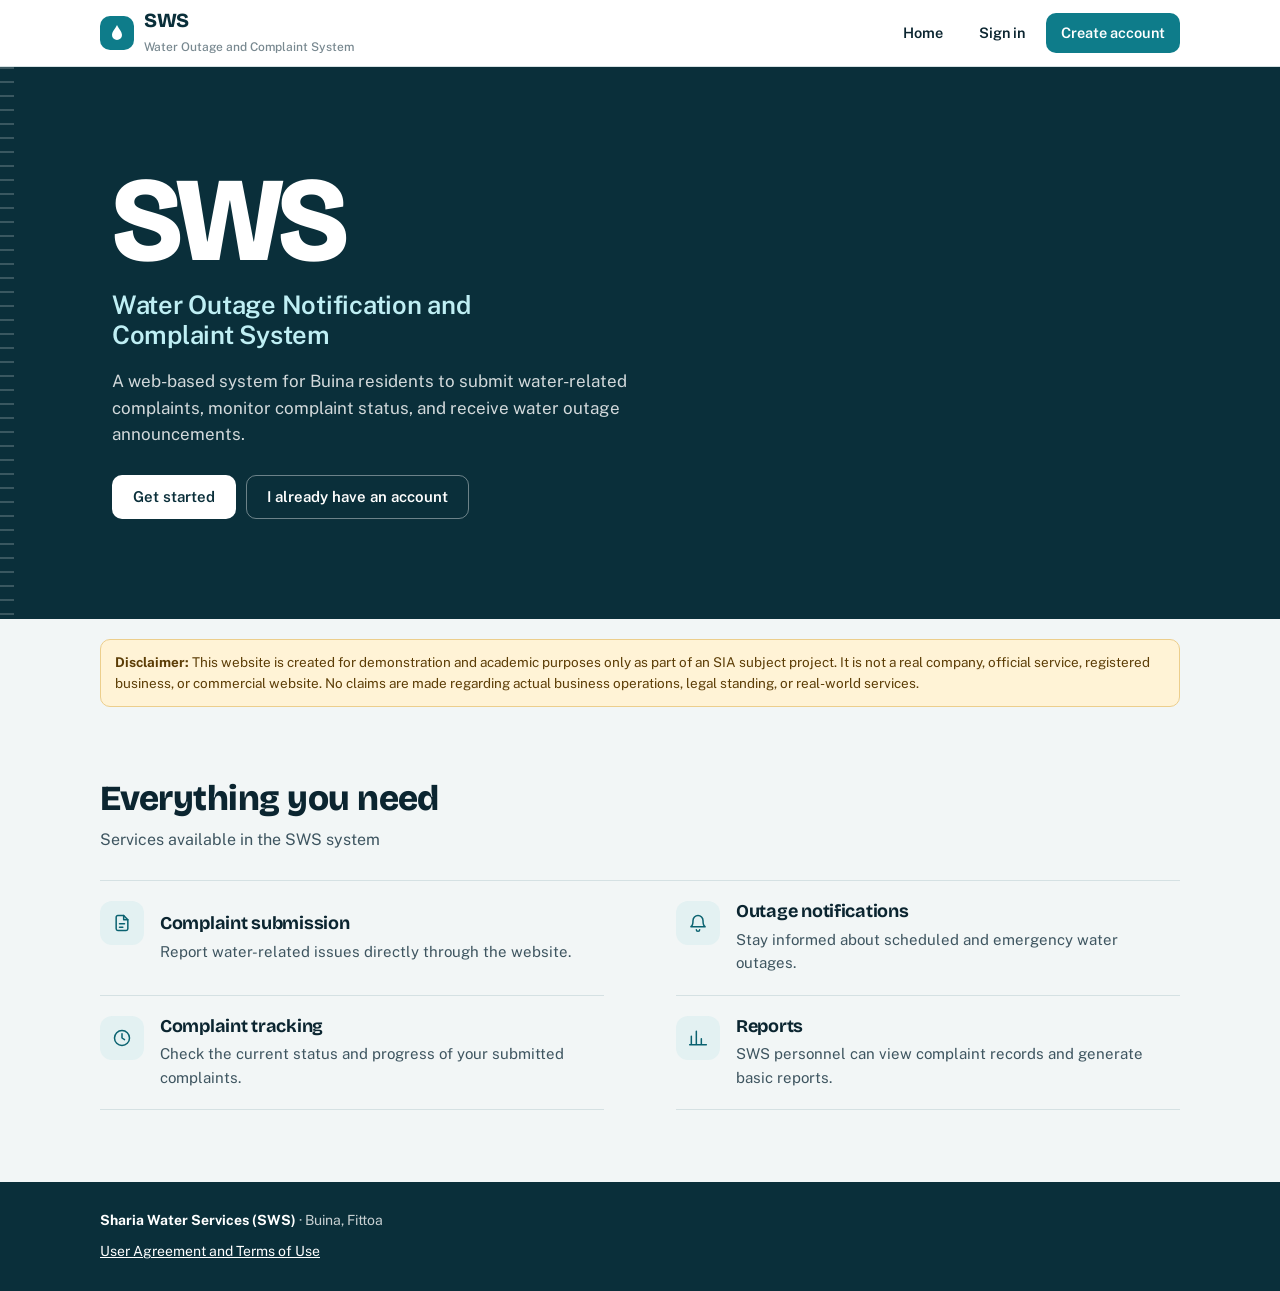
<file: index.html>
<!DOCTYPE html>
<html lang="en">
<head>
<meta charset="UTF-8">
<meta name="viewport" content="width=device-width, initial-scale=1.0">
<meta name="description" content="SWS — report water problems, track complaints, and read outage announcements for Buina, Fittoa.">
<meta name="theme-color" content="#0a2f3a">
<title>SWS — Water Outage and Complaint System</title>
<link rel="preconnect" href="https://fonts.googleapis.com">
<link rel="preconnect" href="https://fonts.gstatic.com" crossorigin>
<link href="https://fonts.googleapis.com/css2?family=Bricolage+Grotesque:opsz,wght@12..96,700;12..96,800&family=Public+Sans:wght@400;500;600;700&display=swap" rel="stylesheet">
<link rel="stylesheet" href="css/styles.css?v=2">
</head>
<body>

<header class="site-header">
    <div class="inner">
        <a class="brand" href="index.html" onclick="showPage('home');return false;" aria-label="SWS home">
            <span class="brand-mark"><svg width="20" height="20" viewBox="0 0 24 24" aria-hidden="true"><path d="M12 2.5c-1.2 3.4-6 7.6-6 12a6 6 0 0 0 12 0c0-4.4-4.8-8.6-6-12z"/></svg></span>
            <span><span class="brand-name">SWS</span><span class="brand-sub">Water Outage and Complaint System</span></span>
        </a>
        <nav id="publicNav" class="site-nav" aria-label="Public navigation">
            <button class="btn btn-text nav-text" onclick="showPage('home')">Home</button>
            <button class="btn btn-text" onclick="window.location.href='login.html'">Sign in</button>
            <button class="btn" onclick="window.location.href='register.html'">Create account</button>
        </nav>
        <nav id="privateNav" class="site-nav" style="display:none;" aria-label="User navigation">
            <span id="welcomeUser" class="welcome-user"></span>
            <button class="btn btn-text nav-text" onclick="showPage('dashboard')">Dashboard</button>
            <button class="btn btn-text nav-text" onclick="showPage('profile')">Profile</button>
            <button class="btn btn-ghost" onclick="confirmLogout()">Sign out</button>
        </nav>
    </div>
</header>

<section id="home" class="page active">
    <div class="hero">
        <div class="hero-inner">
            <div class="hero-content">
                <h2>SWS</h2>
                <h3>Water Outage Notification and Complaint System</h3>
                <p class="hero-lead">A web-based system for Buina residents to submit water-related complaints, monitor complaint status, and receive water outage announcements.</p>
                <div class="hero-actions">
                    <button class="btn btn-on-dark" onclick="window.location.href='register.html'">Get started</button>
                    <button class="btn btn-ghost-on-dark" onclick="window.location.href='login.html'">I already have an account</button>
                </div>
            </div>
        </div>
    </div>

    <aside class="disclaimer" role="note" aria-label="Academic project disclaimer">
        <p><strong>Disclaimer:</strong> This website is created for demonstration and academic purposes only as part of an SIA subject project. It is not a real company, official service, registered business, or commercial website. No claims are made regarding actual business operations, legal standing, or real-world services.</p>
    </aside>

    <div class="section">
        <div class="section-head">
            <h2>Everything you need</h2>
            <p>Services available in the SWS system</p>
        </div>
        <ul class="services">
            <li class="service"><span class="service-ico"><svg class="i" width="20" height="20" viewBox="0 0 24 24" aria-hidden="true"><path d="M14 3H7a2 2 0 0 0-2 2v14a2 2 0 0 0 2 2h10a2 2 0 0 0 2-2V8z"/><path d="M14 3v5h5M9 13h6M9 17h4"/></svg></span><h3>Complaint submission</h3><p>Report water-related issues directly through the website.</p></li>
            <li class="service"><span class="service-ico"><svg class="i" width="20" height="20" viewBox="0 0 24 24" aria-hidden="true"><path d="M6 9a6 6 0 1 1 12 0c0 6 2.5 7.5 2.5 7.5h-17S6 15 6 9z"/><path d="M10 20a2 2 0 0 0 4 0"/></svg></span><h3>Outage notifications</h3><p>Stay informed about scheduled and emergency water outages.</p></li>
            <li class="service"><span class="service-ico"><svg class="i" width="20" height="20" viewBox="0 0 24 24" aria-hidden="true"><circle cx="12" cy="12" r="9"/><path d="M12 7v5l3 2"/></svg></span><h3>Complaint tracking</h3><p>Check the current status and progress of your submitted complaints.</p></li>
            <li class="service"><span class="service-ico"><svg class="i" width="20" height="20" viewBox="0 0 24 24" aria-hidden="true"><path d="M4 20V10M10 20V4M16 20v-7M22 20H2"/></svg></span><h3>Reports</h3><p>SWS personnel can view complaint records and generate basic reports.</p></li>
        </ul>
    </div>

    <footer class="site-footer">
        <div class="inner">
            <span><strong>Sharia Water Services (SWS)</strong> · Buina, Fittoa</span>
            <a href="#" onclick="showPage('agreement');return false;">User Agreement and Terms of Use</a>
        </div>
    </footer>
</section>

<section id="agreement" class="page">
    <div class="doc">
        <h2>User Agreement and Terms of Use</h2>
        <p class="lead">Please read carefully before using the SWS system.</p>
        <div class="doc-body">
            <h3>1. Purpose</h3>
            <p>This system allows residents of Buina, Fittoa to submit water-related complaints and receive outage notifications from Sharia Water Services (SWS).</p>
            <h3>2. User responsibilities</h3>
            <ul>
                <li>Provide accurate and truthful information when registering and submitting complaints.</li>
                <li>Do not submit false, harmful, or abusive content.</li>
                <li>Keep your login credentials secure.</li>
                <li>Use the system only for legitimate water service concerns.</li>
            </ul>
            <h3>3. Complaint handling</h3>
            <p>SWS will review and respond to complaints within reasonable timeframes. Status updates will be reflected in your dashboard.</p>
            <h3>4. Data privacy</h3>
            <p>Your personal information will be used only for processing complaints and sending outage notifications. We do not share your data with third parties without your consent.</p>
            <h3>5. Limitation of liability</h3>
            <p>SWS is not liable for delays or issues caused by circumstances beyond its control.</p>
            <h3>6. Acceptance of terms</h3>
            <p>By registering or using this system, you acknowledge that you have read, understood, and agreed to these terms.</p>
            <div class="doc-actions">
                <button class="btn" onclick="window.location.href='register.html'">Back to Register</button>
                <button class="btn btn-ghost" onclick="showPage('home')">Back to Home</button>
            </div>
        </div>
    </div>
</section>

<script src="js/script.js?v=2"></script>
</body>
</html>
</file>
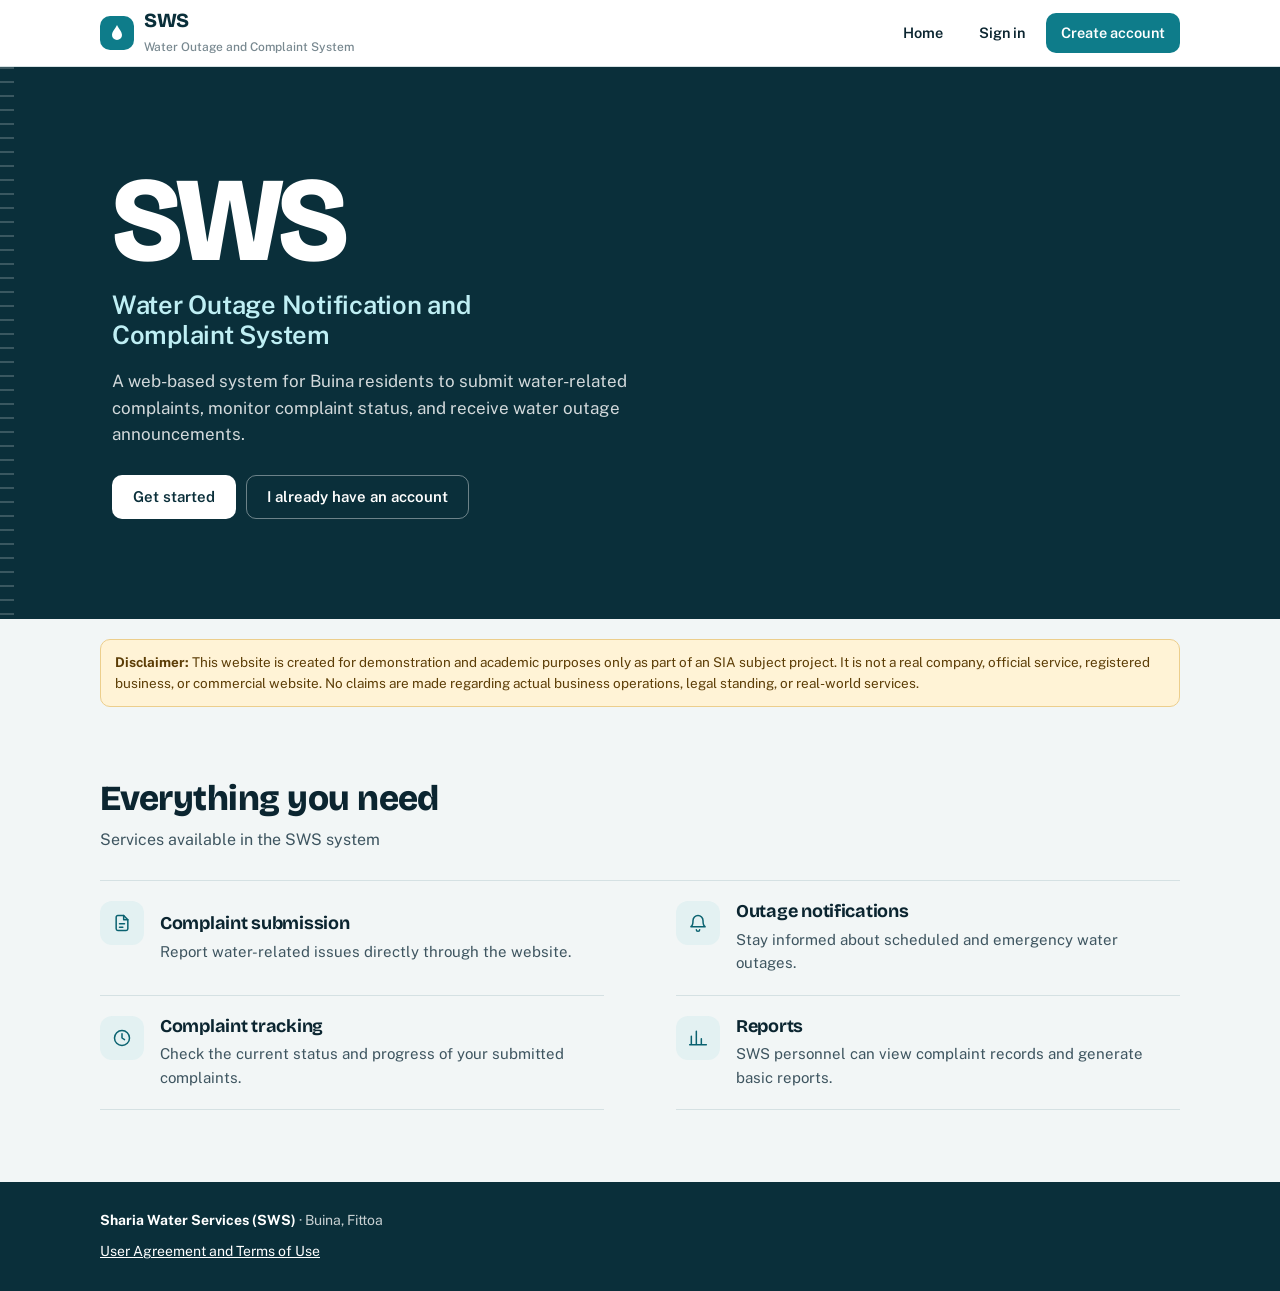
<file: admin.html>
<!DOCTYPE html>
<html lang="en">
<head>
<meta charset="UTF-8">
<meta name="viewport" content="width=device-width, initial-scale=1.0, viewport-fit=cover">
<meta name="theme-color" content="#0a2f3a">
<title>SWS — Admin</title>
<link rel="preconnect" href="https://fonts.googleapis.com">
<link rel="preconnect" href="https://fonts.gstatic.com" crossorigin>
<link href="https://fonts.googleapis.com/css2?family=Bricolage+Grotesque:opsz,wght@12..96,700;12..96,800&family=Public+Sans:wght@400;500;600;700&display=swap" rel="stylesheet">
<link rel="stylesheet" href="css/styles.css?v=2">
</head>
<body>
<div class="app dashboard">
    <header class="topbar">
        <span class="brand"><span class="brand-mark"><svg width="20" height="20" viewBox="0 0 24 24" aria-hidden="true"><path d="M12 2.5c-1.2 3.4-6 7.6-6 12a6 6 0 0 0 12 0c0-4.4-4.8-8.6-6-12z"/></svg></span><span><span class="brand-name">SWS</span><span class="brand-sub">Admin</span></span></span>
        <button class="btn btn-ghost-on-dark" onclick="logout()">Logout</button>
    </header>
    <aside class="sidebar">
        <span class="brand"><span class="brand-mark"><svg width="20" height="20" viewBox="0 0 24 24" aria-hidden="true"><path d="M12 2.5c-1.2 3.4-6 7.6-6 12a6 6 0 0 0 12 0c0-4.4-4.8-8.6-6-12z"/></svg></span><span><span class="brand-name">SWS</span><span class="brand-sub">Admin</span></span></span>
        <nav aria-label="Admin navigation">
            <button data-nav="dashboard" onclick="nav('dashboard')" class="active" aria-current="page"><svg class="i" width="20" height="20" viewBox="0 0 24 24" aria-hidden="true"><path d="M3 11l9-8 9 8"/><path d="M5 10v10h5v-6h4v6h5V10"/></svg><span class="lbl-long">Dashboard</span></button>
            <button data-nav="complaints" onclick="nav('complaints')"><svg class="i" width="20" height="20" viewBox="0 0 24 24" aria-hidden="true"><path d="M8 6h13M8 12h13M8 18h13M3.5 6h.01M3.5 12h.01M3.5 18h.01"/></svg><span class="lbl-long">Manage Complaints</span></button>
            <button data-nav="announce" onclick="nav('announce')"><svg class="i" width="20" height="20" viewBox="0 0 24 24" aria-hidden="true"><path d="M3 10v4a1 1 0 0 0 1 1h3l8 4V5L7 9H4a1 1 0 0 0-1 1z"/><path d="M19 9a4 4 0 0 1 0 6"/></svg><span class="lbl-long">Post Announcement</span></button>
            <button data-nav="announcements" onclick="nav('announcements')"><svg class="i" width="20" height="20" viewBox="0 0 24 24" aria-hidden="true"><path d="M6 9a6 6 0 1 1 12 0c0 6 2.5 7.5 2.5 7.5h-17S6 15 6 9z"/><path d="M10 20a2 2 0 0 0 4 0"/></svg><span class="lbl-long">All Announcements</span></button>
            <button data-nav="profile" onclick="nav('profile')"><svg class="i" width="20" height="20" viewBox="0 0 24 24" aria-hidden="true"><circle cx="12" cy="8" r="4"/><path d="M4 21c0-4.4 3.6-7 8-7s8 2.6 8 7"/></svg><span class="lbl-long">Profile</span></button>
        </nav>
        <button class="nav-logout" onclick="logout()"><svg class="i" width="20" height="20" viewBox="0 0 24 24" aria-hidden="true"><path d="M9 21H5a2 2 0 0 1-2-2V5a2 2 0 0 1 2-2h4M16 17l5-5-5-5M21 12H9"/></svg><span>Logout</span></button>
    </aside>
    <main class="main">
        <section id="dashboard" class="page active">
            <h2 class="page-title">Admin Dashboard</h2>
            <div id="statsRow"></div>
            <div class="panel">
                <h3 class="panel-title">Welcome, <span id="adminName"></span></h3>
                <p class="text-muted">You can manage complaints and post outage announcements.</p>
            </div>
        </section>
        <section id="complaints" class="page">
            <h2 class="page-title">Manage Complaints</h2>
            <div class="panel panel-flush">
                <div class="table-wrap">
                    <table>
                        <thead><tr><th>Ref</th><th>Resident</th><th>Issue</th><th>Location</th><th>Status</th><th>Action</th></tr></thead>
                        <tbody id="adminComplaints"></tbody>
                    </table>
                </div>
            </div>
        </section>
        <section id="announce" class="page">
            <div class="panel panel-form">
                    <h2 class="page-title">Post Announcement</h2>
                    <div class="field"><label for="annTitle">Title</label><input type="text" id="annTitle" class="form-control"></div>
                    <div class="field"><label for="annMessage">Message</label><textarea id="annMessage" class="form-control" rows="4"></textarea></div>
                    <div class="field"><label for="annType">Type</label>
                        <select id="annType" class="form-select">
                            <option value="General">General</option>
                            <option value="Scheduled">Scheduled</option>
                            <option value="Emergency">Emergency</option>
                        </select></div>
                    <button class="btn btn-block" onclick="postAnnouncement()">Post &amp; Broadcast SMS</button>
                </div>
        </section>
        <section id="announcements" class="page">
            <h2 class="page-title">All Announcements</h2>
            <div class="panel" id="adminAnnList"></div>
        </section>
        <section id="profile" class="page">
            <h2 class="page-title">My Profile</h2>

            <div class="profile-header">
                <div class="profile-avatar" id="profAvatar">?</div>
                <div class="profile-info">
                    <h2 id="profName">—</h2>
                    <p id="profEmail">—</p>
                    <span class="role-badge" id="profRole">—</span>
                </div>
            </div>

            <div class="grid two">
                <div>
                    <div class="panel">
                        <h3 class="panel-title">Account Details</h3>
                        <div class="kv"><strong>Full Name</strong><span id="profileName">—</span></div>
                        <div class="kv"><strong>Email</strong><span id="profileEmail">—</span></div>
                        <div class="kv"><strong>Phone</strong><span id="profilePhone">—</span></div>
                        <div class="kv"><strong>Address</strong><span id="profileAddress">—</span></div>
                        <div class="kv"><strong>Member Since</strong><span id="profJoined">—</span></div>
                    </div>
                </div>

                <div>
                    <div class="panel">
                        <h3 class="panel-title">Edit Profile</h3>
                        <form onsubmit="saveProfile(event)">
                            <div class="field"><label for="profEditName">Full Name</label><input type="text" id="profEditName" class="form-control" required></div>
                            <div class="field"><label for="profEditPhone">Phone Number</label><input type="tel" id="profEditPhone" class="form-control" inputmode="numeric" maxlength="11" required></div>
                            <div class="field"><label for="profEditAddress">Address</label><input type="text" id="profEditAddress" class="form-control" required></div>
                            <button type="submit" class="btn btn-block">Save Changes</button>
                        </form>
                    </div>
                </div>

                <div class="span-all">
                    <div class="panel">
                        <h3 class="panel-title">Change Password</h3>
                        <form onsubmit="changePassword(event)">
                            <div class="field"><label for="profCurrentPass">Current Password</label><input type="password" id="profCurrentPass" class="form-control" autocomplete="current-password" required></div>
                            <div class="field"><label for="profNewPass">New Password</label><input type="password" id="profNewPass" class="form-control" autocomplete="new-password" minlength="6" required></div>
                            <div class="field"><label for="profConfirmPass">Confirm New Password</label><input type="password" id="profConfirmPass" class="form-control" autocomplete="new-password" minlength="6" required></div>
                            <button type="submit" class="btn">Change Password</button>
                        </form>
                    </div>
                </div>
            </div>
        </section>
    </main>
</div>
<script src="assets/app.js?v=2"></script>
<script>
    const user = JSON.parse(sessionStorage.getItem('sws_user') || 'null');
    if (!user || (user.role !== 'admin' && user.role !== 'superadmin')) {
        alert('Please login as admin.'); location.href = 'index.html';
    } else {
        document.getElementById('adminName').textContent = user.full_name;
        loadAdminStats(); loadAdminComplaints(); loadAdminAnnouncements();
    }
</script>
</body>
</html>
</file>
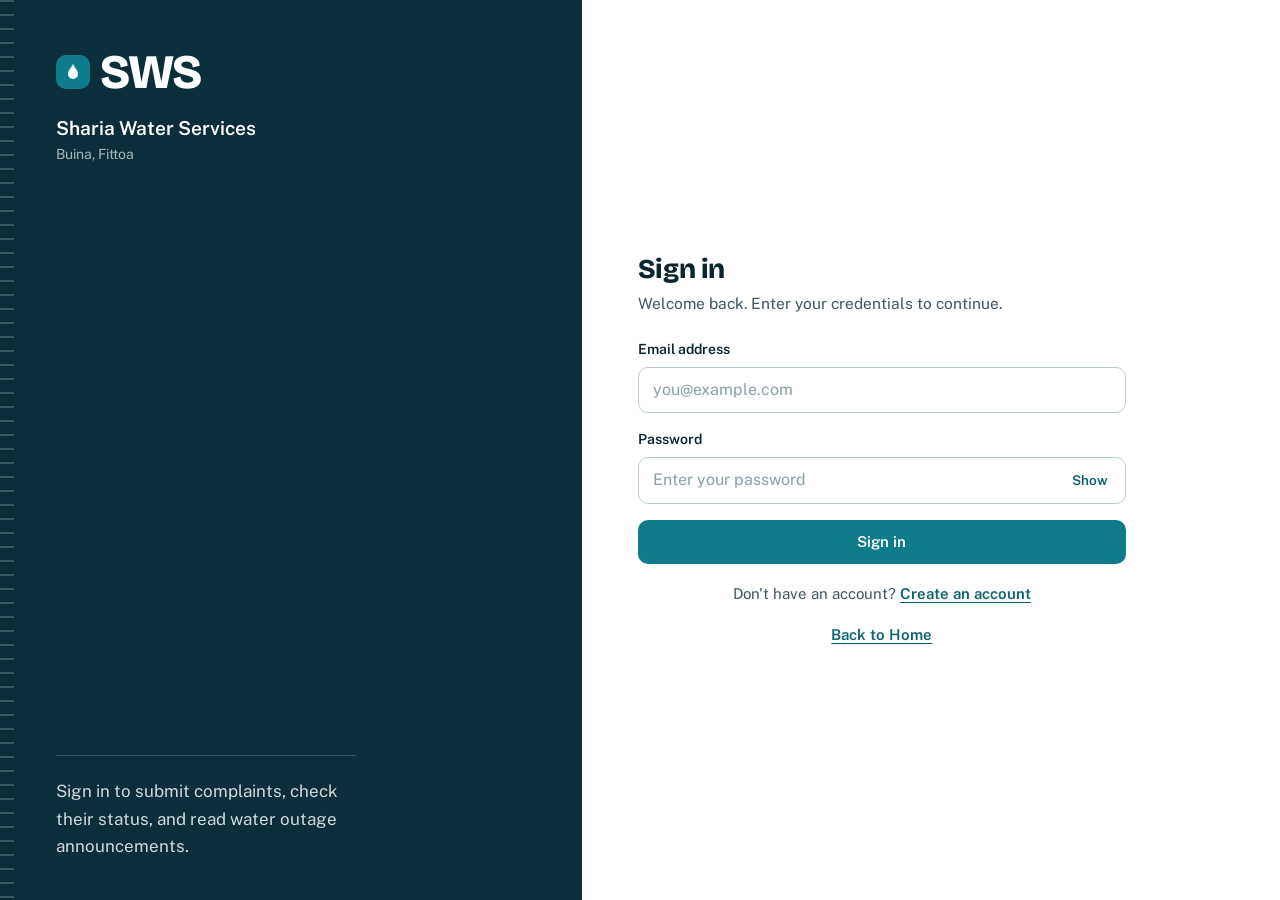
<file: login.html>
<!DOCTYPE html>
<html lang="en">
<head>
<meta charset="UTF-8">
<meta name="viewport" content="width=device-width, initial-scale=1.0">
<meta name="theme-color" content="#0a2f3a">
<title>SWS — Sign in</title>
<link rel="preconnect" href="https://fonts.googleapis.com">
<link rel="preconnect" href="https://fonts.gstatic.com" crossorigin>
<link href="https://fonts.googleapis.com/css2?family=Bricolage+Grotesque:opsz,wght@12..96,700;12..96,800&family=Public+Sans:wght@400;500;600;700&display=swap" rel="stylesheet">
<link rel="stylesheet" href="css/styles.css?v=2">
</head>
<body>
<div class="auth-container">
    <div class="auth-wrapper">
        <div class="auth-brand">
            <div>
                <a class="brand" href="index.html" aria-label="SWS home">
                    <span class="brand-mark"><svg width="20" height="20" viewBox="0 0 24 24" aria-hidden="true"><path d="M12 2.5c-1.2 3.4-6 7.6-6 12a6 6 0 0 0 12 0c0-4.4-4.8-8.6-6-12z"/></svg></span>
                    <h1 class="brand-name">SWS</h1>
                </a>
                <p>Sharia Water Services</p>
                <span class="loc">Buina, Fittoa</span>
            </div>
            <div class="brand-footer">Sign in to submit complaints, check their status, and read water outage announcements.</div>
        </div>
        <div class="form-panel">
            <h2>Sign in</h2>
            <p class="subtitle">Welcome back. Enter your credentials to continue.</p>

            <div id="loginMessage" class="message" role="alert"></div>

            <form id="loginForm">
                <div class="form-group">
                    <label for="loginEmail">Email address</label>
                    <input type="email" id="loginEmail" placeholder="you@example.com" autocomplete="email" required>
                </div>

                <div class="form-group">
                    <label for="loginPassword">Password</label>
                    <div class="password-wrap">
                        <input type="password" id="loginPassword" placeholder="Enter your password" autocomplete="current-password" required>
                        <button type="button" class="show-password" onclick="togglePassword()">Show</button>
                    </div>
                </div>

                <button type="submit" class="btn btn-blue btn-block" id="loginButton">Sign in</button>
            </form>

            <p class="switch-link">
                Don't have an account?
                <a href="register.html">Create an account</a>
            </p>

            <p class="back-link"><a href="index.html">Back to Home</a></p>
        </div>
    </div>
</div>
<script>
const API = "api/";

function showMessage(message, type) {
    const box = document.getElementById("loginMessage");
    box.textContent = message;
    box.className = "message " + type;
}

function togglePassword() {
    const password = document.getElementById("loginPassword");
    const button = document.querySelector(".show-password");
    if (password.type === "password") {
        password.type = "text";
        button.textContent = "Hide";
    } else {
        password.type = "password";
        button.textContent = "Show";
    }
}

document.getElementById("loginForm").addEventListener("submit", async function(event) {
    event.preventDefault();

    const email = document.getElementById("loginEmail").value.trim();
    const password = document.getElementById("loginPassword").value;
    const button = document.getElementById("loginButton");

    if (!email || !password) {
        showMessage("Please enter your email and password.", "error");
        return;
    }

    button.disabled = true;
    button.textContent = "Signing in...";

    try {
        const response = await fetch(API + "login.php", {
            method: "POST",
            headers: { "Content-Type": "application/json" },
            body: JSON.stringify({ email: email, password: password })
        });

        const data = await response.json();

        if (!response.ok || data.success === false || !data.user) {
            showMessage(data.message || "Invalid email or password.", "error");
            return;
        }

        sessionStorage.setItem("sws_user", JSON.stringify(data.user));
        showMessage("Signing in…", "success");

        const role = String(data.user.role || "resident").toLowerCase();

        setTimeout(() => {
            if (role === "superadmin") window.location.href = "superadmin.html";
            else if (role === "admin") window.location.href = "admin.html";
            else window.location.href = "resident.html";
        }, 400);
    } catch (error) {
        showMessage("Unable to connect to the server. Please try again.", "error");
    } finally {
        button.disabled = false;
        button.textContent = "Sign in";
    }
});
</script>

</body>
</html>
</file>
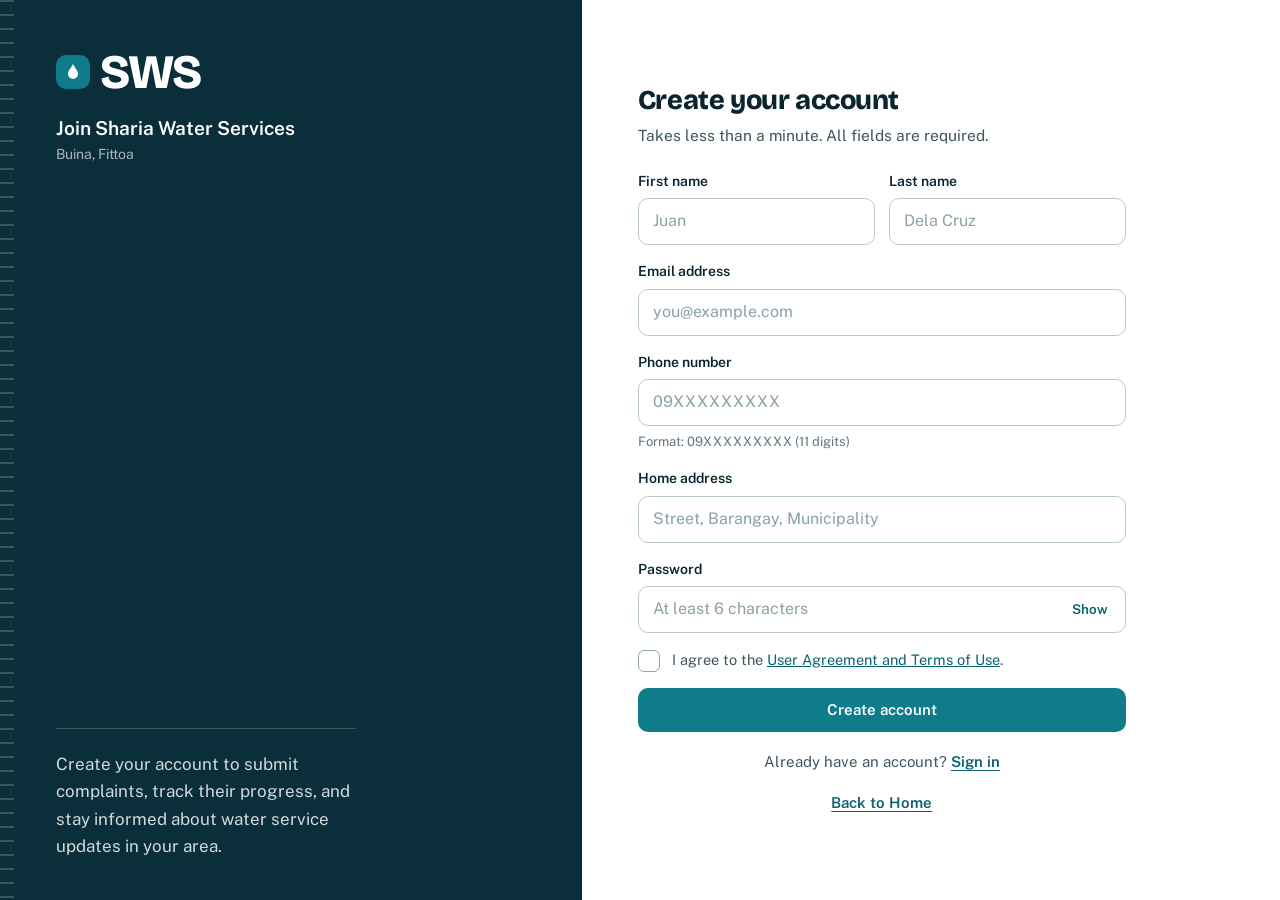
<file: register.html>
<!DOCTYPE html>
<html lang="en">
<head>
<meta charset="UTF-8">
<meta name="viewport" content="width=device-width, initial-scale=1.0">
<meta name="theme-color" content="#0a2f3a">
<title>SWS — Create account</title>
<link rel="preconnect" href="https://fonts.googleapis.com">
<link rel="preconnect" href="https://fonts.gstatic.com" crossorigin>
<link href="https://fonts.googleapis.com/css2?family=Bricolage+Grotesque:opsz,wght@12..96,700;12..96,800&family=Public+Sans:wght@400;500;600;700&display=swap" rel="stylesheet">
<link rel="stylesheet" href="css/styles.css?v=2">
</head>
<body>
<div class="auth-container">
    <div class="auth-wrapper">
        <div class="auth-brand">
            <div>
                <a class="brand" href="index.html" aria-label="SWS home">
                    <span class="brand-mark"><svg width="20" height="20" viewBox="0 0 24 24" aria-hidden="true"><path d="M12 2.5c-1.2 3.4-6 7.6-6 12a6 6 0 0 0 12 0c0-4.4-4.8-8.6-6-12z"/></svg></span>
                    <h1 class="brand-name">SWS</h1>
                </a>
                <p>Join Sharia Water Services</p>
                <span class="loc">Buina, Fittoa</span>
            </div>
            <div class="brand-footer">Create your account to submit complaints, track their progress, and stay informed about water service updates in your area.</div>
        </div>
        <div class="form-panel">
            <h2>Create your account</h2>
            <p class="subtitle">Takes less than a minute. All fields are required.</p>

            <div id="registerMessage" class="message" role="alert"></div>

            <form id="registerForm">
                <div class="form-row">
                    <div class="form-group">
                        <label for="firstName">First name</label>
                        <input type="text" id="firstName" placeholder="Juan" autocomplete="given-name" required>
                    </div>
                    <div class="form-group">
                        <label for="lastName">Last name</label>
                        <input type="text" id="lastName" placeholder="Dela Cruz" autocomplete="family-name" required>
                    </div>
                </div>

                <div class="form-group">
                    <label for="email">Email address</label>
                    <input type="email" id="email" placeholder="you@example.com" autocomplete="email" required>
                </div>

                <div class="form-group">
                    <label for="phone">Phone number</label>
                    <input type="tel" id="phone" placeholder="09XXXXXXXXX" autocomplete="tel" inputmode="numeric" maxlength="11" required>
                    <small class="field-hint">Format: 09XXXXXXXXX (11 digits)</small>
                </div>

                <div class="form-group">
                    <label for="address">Home address</label>
                    <input type="text" id="address" placeholder="Street, Barangay, Municipality" autocomplete="street-address" required>
                </div>

                <div class="form-group">
                    <label for="password">Password</label>
                    <div class="password-wrap">
                        <input type="password" id="password" placeholder="At least 6 characters" autocomplete="new-password" minlength="6" required>
                        <button type="button" class="show-password" onclick="togglePassword()">Show</button>
                    </div>
                </div>

                <div class="form-group">
                    <div class="checkbox-group">
                        <input type="checkbox" id="agreeTerms" required>
                        <label for="agreeTerms">I agree to the <a href="index.html" onclick="sessionStorage.setItem('openAgreement','1');">User Agreement and Terms of Use</a>.</label>
                    </div>
                </div>

                <button type="submit" class="btn btn-blue btn-block" id="registerButton">Create account</button>
            </form>

            <p class="switch-link">
                Already have an account?
                <a href="login.html">Sign in</a>
            </p>

            <p class="back-link"><a href="index.html">Back to Home</a></p>
        </div>
    </div>
</div>
<script>
const API = "api/";

function showMessage(message, type) {
    const box = document.getElementById("registerMessage");
    box.textContent = message;
    box.className = "message " + type;
}

function togglePassword() {
    const password = document.getElementById("password");
    const button = document.querySelector(".show-password");
    if (password.type === "password") {
        password.type = "text";
        button.textContent = "Hide";
    } else {
        password.type = "password";
        button.textContent = "Show";
    }
}

document.getElementById("registerForm").addEventListener("submit", async function(event) {
    event.preventDefault();

    const firstName = document.getElementById("firstName").value.trim();
    const lastName  = document.getElementById("lastName").value.trim();
    const email     = document.getElementById("email").value.trim();
    const phone     = document.getElementById("phone").value.trim();
    const address   = document.getElementById("address").value.trim();
    const password  = document.getElementById("password").value;
    const agreeTerms = document.getElementById("agreeTerms").checked;
    const button    = document.getElementById("registerButton");

    if (!firstName || !lastName || !email || !phone || !address || !password) {
        showMessage("Please complete all fields.", "error"); return;
    }
    if (!/^09\d{9}$/.test(phone)) {
        showMessage("Enter a valid 11-digit PH mobile number beginning with 09.", "error"); return;
    }
    if (password.length < 6) {
        showMessage("Your password must contain at least 6 characters.", "error"); return;
    }
    if (!agreeTerms) {
        showMessage("Please agree to the User Agreement and Terms of Use.", "error"); return;
    }

    button.disabled = true;
    button.textContent = "Creating account...";

    try {
        const response = await fetch(API + "register.php", {
            method: "POST",
            headers: { "Content-Type": "application/json" },
            body: JSON.stringify({
                full_name: firstName + " " + lastName,
                email: email,
                phone: phone,
                address: address,
                password: password
            })
        });

        const data = await response.json();

        if (!response.ok || data.success === false) {
            showMessage(data.message || "Registration failed. Please check your details.", "error");
            return;
        }

        showMessage(data.message || "Account created. Redirecting to sign in...", "success");
        document.getElementById("registerForm").reset();

        setTimeout(() => { window.location.href = "login.html"; }, 1200);
    } catch (error) {
        showMessage("Unable to connect to the server. Please try again.", "error");
    } finally {
        button.disabled = false;
        button.textContent = "Create account";
    }
});
</script>

</body>
</html>
</file>
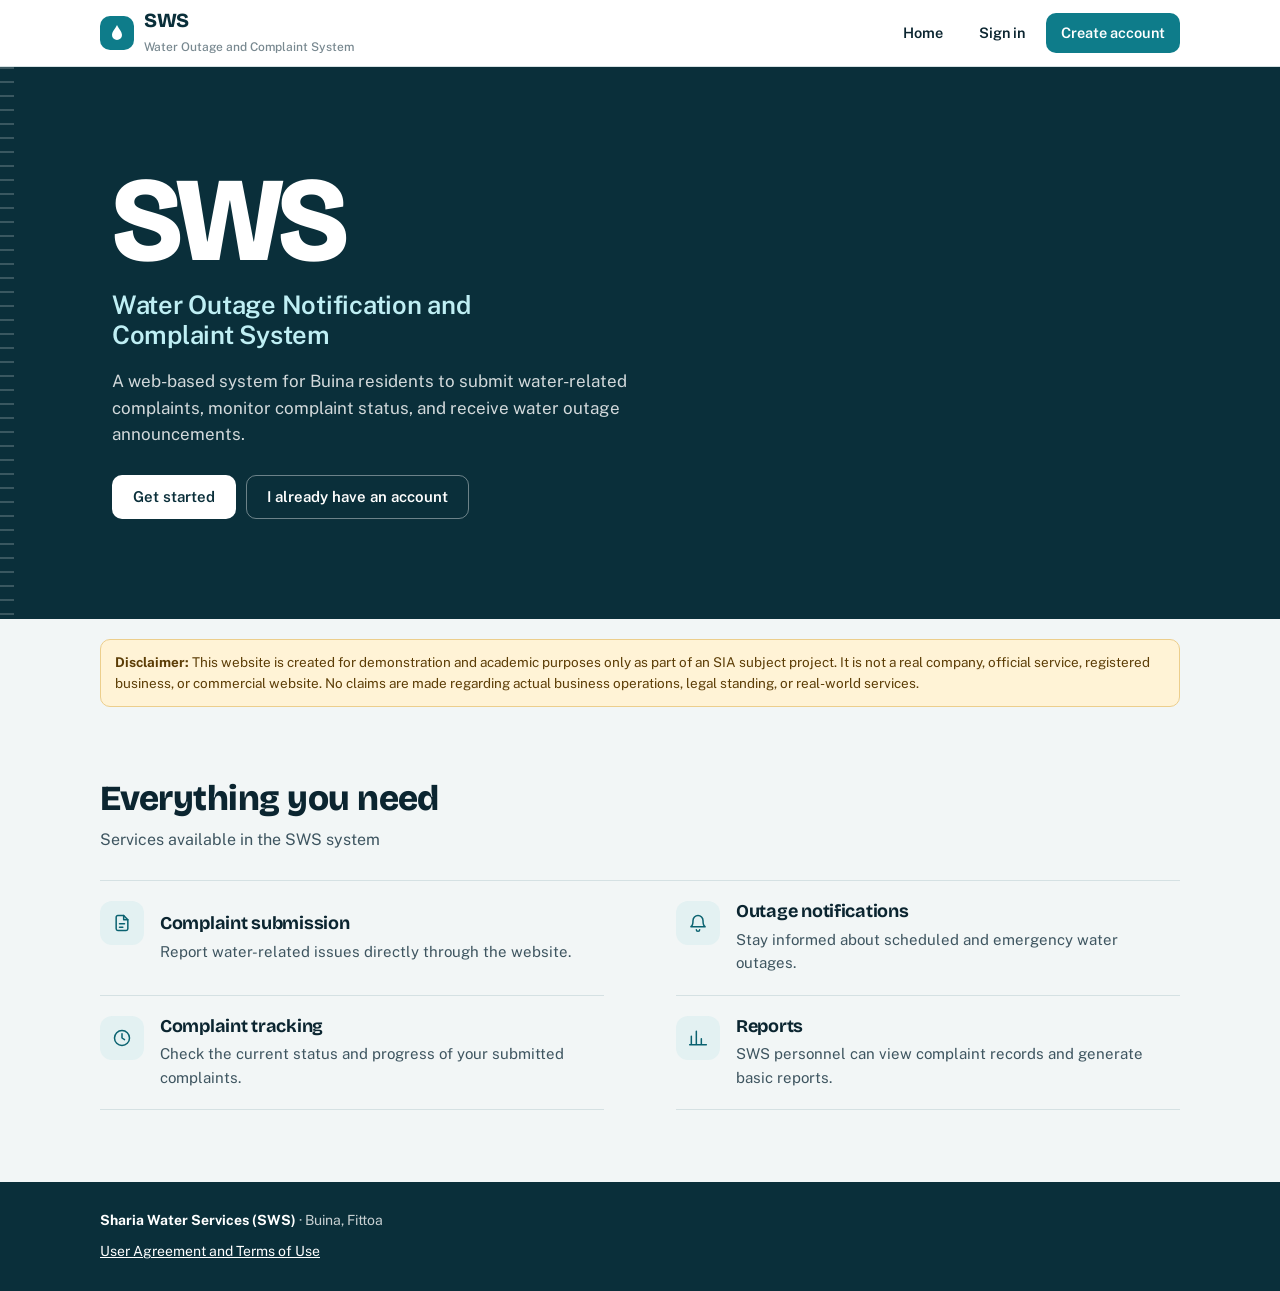
<file: resident.html>
<!DOCTYPE html>
<html lang="en">
<head>
<meta charset="UTF-8">
<meta name="viewport" content="width=device-width, initial-scale=1.0, viewport-fit=cover">
<meta name="theme-color" content="#0a2f3a">
<title>SWS — Resident</title>
<link rel="preconnect" href="https://fonts.googleapis.com">
<link rel="preconnect" href="https://fonts.gstatic.com" crossorigin>
<link href="https://fonts.googleapis.com/css2?family=Bricolage+Grotesque:opsz,wght@12..96,700;12..96,800&family=Public+Sans:wght@400;500;600;700&display=swap" rel="stylesheet">
<link rel="stylesheet" href="css/styles.css?v=2">
</head>
<body>
<div class="app dashboard">
    <header class="topbar">
        <span class="brand"><span class="brand-mark"><svg width="20" height="20" viewBox="0 0 24 24" aria-hidden="true"><path d="M12 2.5c-1.2 3.4-6 7.6-6 12a6 6 0 0 0 12 0c0-4.4-4.8-8.6-6-12z"/></svg></span><span><span class="brand-name">SWS</span><span class="brand-sub">Resident</span></span></span>
        <button class="btn btn-ghost-on-dark" onclick="logout()">Logout</button>
    </header>
    <aside class="sidebar">
        <span class="brand"><span class="brand-mark"><svg width="20" height="20" viewBox="0 0 24 24" aria-hidden="true"><path d="M12 2.5c-1.2 3.4-6 7.6-6 12a6 6 0 0 0 12 0c0-4.4-4.8-8.6-6-12z"/></svg></span><span><span class="brand-name">SWS</span><span class="brand-sub">Resident</span></span></span>
        <nav aria-label="Resident navigation">
            <button data-nav="dashboard" onclick="nav('dashboard')" class="active" aria-current="page"><svg class="i" width="20" height="20" viewBox="0 0 24 24" aria-hidden="true"><path d="M3 11l9-8 9 8"/><path d="M5 10v10h5v-6h4v6h5V10"/></svg><span class="lbl-long">Dashboard</span></button>
            <button data-nav="complaint" onclick="nav('complaint')"><svg class="i" width="20" height="20" viewBox="0 0 24 24" aria-hidden="true"><circle cx="12" cy="12" r="9"/><path d="M12 8v8M8 12h8"/></svg><span class="lbl-long">Submit Complaint</span></button>
            <button data-nav="complaints" onclick="nav('complaints')"><svg class="i" width="20" height="20" viewBox="0 0 24 24" aria-hidden="true"><path d="M8 6h13M8 12h13M8 18h13M3.5 6h.01M3.5 12h.01M3.5 18h.01"/></svg><span class="lbl-long">My Complaints</span></button>
            <button data-nav="notifications" onclick="nav('notifications')"><svg class="i" width="20" height="20" viewBox="0 0 24 24" aria-hidden="true"><path d="M6 9a6 6 0 1 1 12 0c0 6 2.5 7.5 2.5 7.5h-17S6 15 6 9z"/><path d="M10 20a2 2 0 0 0 4 0"/></svg><span class="lbl-long">Notifications</span></button>
            <button data-nav="profile" onclick="nav('profile')"><svg class="i" width="20" height="20" viewBox="0 0 24 24" aria-hidden="true"><circle cx="12" cy="8" r="4"/><path d="M4 21c0-4.4 3.6-7 8-7s8 2.6 8 7"/></svg><span class="lbl-long">Profile</span></button>
        </nav>
        <button class="nav-logout" onclick="logout()"><svg class="i" width="20" height="20" viewBox="0 0 24 24" aria-hidden="true"><path d="M9 21H5a2 2 0 0 1-2-2V5a2 2 0 0 1 2-2h4M16 17l5-5-5-5M21 12H9"/></svg><span>Logout</span></button>
    </aside>
    <main class="main">
        <section id="dashboard" class="page active">
            <h2 class="page-title">Resident Dashboard</h2>
            <div class="stats">
                <div class="stat-box"><h6>Total Complaints</h6><strong id="statTotal">0</strong></div>
                <div class="stat-box is-wait"><h6>In Progress</h6><strong id="statProgress">0</strong></div>
                <div class="stat-box is-ok"><h6>Resolved</h6><strong id="statResolved">0</strong></div>
            </div>
            <div class="panel">
                <h3 class="panel-title">Recent Announcements</h3>
                <div id="dashboardNotifs"></div>
            </div>
        </section>
        <section id="complaint" class="page">
            <div class="panel panel-form">
                    <h2 class="page-title">Submit Complaint</h2>
                    <div class="field"><label for="issue">Type of Issue</label>
                        <select id="issue" class="form-select">
                            <option value="">Select issue</option>
                            <option>Water Outage</option>
                            <option>Low Water Pressure</option>
                            <option>Water Leakage</option>
                            <option>Water Quality</option>
                            <option>Other</option>
                        </select>
                    </div>
                    <div class="field"><label for="location">Location</label><input type="text" id="location" class="form-control"></div>
                    <div class="field"><label for="description">Description</label><textarea id="description" class="form-control" rows="4"></textarea></div>
                    <button class="btn btn-block" onclick="submitComplaint()">Submit</button>
                </div>
        </section>
        <section id="complaints" class="page">
            <h2 class="page-title">My Complaints</h2>
            <div class="panel panel-flush">
                <div class="table-wrap">
                    <table>
                        <thead><tr><th>Ref No</th><th>Issue</th><th>Location</th><th>Date</th><th>Status</th></tr></thead>
                        <tbody id="complaintsTable"></tbody>
                    </table>
                </div>
            </div>
        </section>
        <section id="notifications" class="page">
            <h2 class="page-title">Water Outage Notifications</h2>
            <div class="panel" id="announcementsList"></div>
        </section>
        <section id="profile" class="page">
            <h2 class="page-title">My Profile</h2>

            <div class="profile-header">
                <div class="profile-avatar" id="profAvatar">?</div>
                <div class="profile-info">
                    <h2 id="profName">—</h2>
                    <p id="profEmail">—</p>
                    <span class="role-badge" id="profRole">—</span>
                </div>
            </div>

            <div class="grid two">
                <div>
                    <div class="panel">
                        <h3 class="panel-title">Account Details</h3>
                        <div>
                            <div class="kv"><strong>Full Name</strong><span id="profileName">—</span></div>
                            <div class="kv"><strong>Email</strong><span id="profileEmail">—</span></div>
                            <div class="kv"><strong>Phone</strong><span id="profilePhone">—</span></div>
                            <div class="kv"><strong>Address</strong><span id="profileAddress">—</span></div>
                            <div class="kv"><strong>Member Since</strong><span id="profJoined">—</span></div>
                        </div>
                    </div>
                </div>

                <div>
                    <div class="panel">
                        <h3 class="panel-title">Edit Profile</h3>
                        <form onsubmit="saveProfile(event)">
                            <div class="field"><label for="profEditName">Full Name</label>
                                <input type="text" id="profEditName" class="form-control" required>
                            </div>
                            <div class="field"><label for="profEditPhone">Phone Number</label>
                                <input type="tel" id="profEditPhone" class="form-control" inputmode="numeric" maxlength="11" required>
                            </div>
                            <div class="field"><label for="profEditAddress">Address</label>
                                <input type="text" id="profEditAddress" class="form-control" required>
                            </div>
                            <button type="submit" class="btn btn-block">Save Changes</button>
                        </form>
                    </div>
                </div>

                <div class="span-all">
                    <div class="panel">
                        <h3 class="panel-title">Change Password</h3>
                        <form onsubmit="changePassword(event)">
                            <div class="field"><label for="profCurrentPass">Current Password</label>
                                <input type="password" id="profCurrentPass" class="form-control" autocomplete="current-password" required>
                            </div>
                            <div class="field"><label for="profNewPass">New Password</label>
                                <input type="password" id="profNewPass" class="form-control" autocomplete="new-password" minlength="6" required>
                            </div>
                            <div class="field"><label for="profConfirmPass">Confirm New Password</label>
                                <input type="password" id="profConfirmPass" class="form-control" autocomplete="new-password" minlength="6" required>
                            </div>
                            <button type="submit" class="btn">Change Password</button>
                        </form>
                    </div>
                </div>
            </div>
        </section>
    </main>
</div>
<script src="assets/app.js?v=2"></script>
<script>
    const user = JSON.parse(sessionStorage.getItem('sws_user') || 'null');
    if (!user || user.role !== 'resident') {
        alert('Please login as resident.'); location.href = 'index.html';
    } else {
        loadStats(); loadDashboardNotifs();
    }
</script>
</body>
</html>
</file>
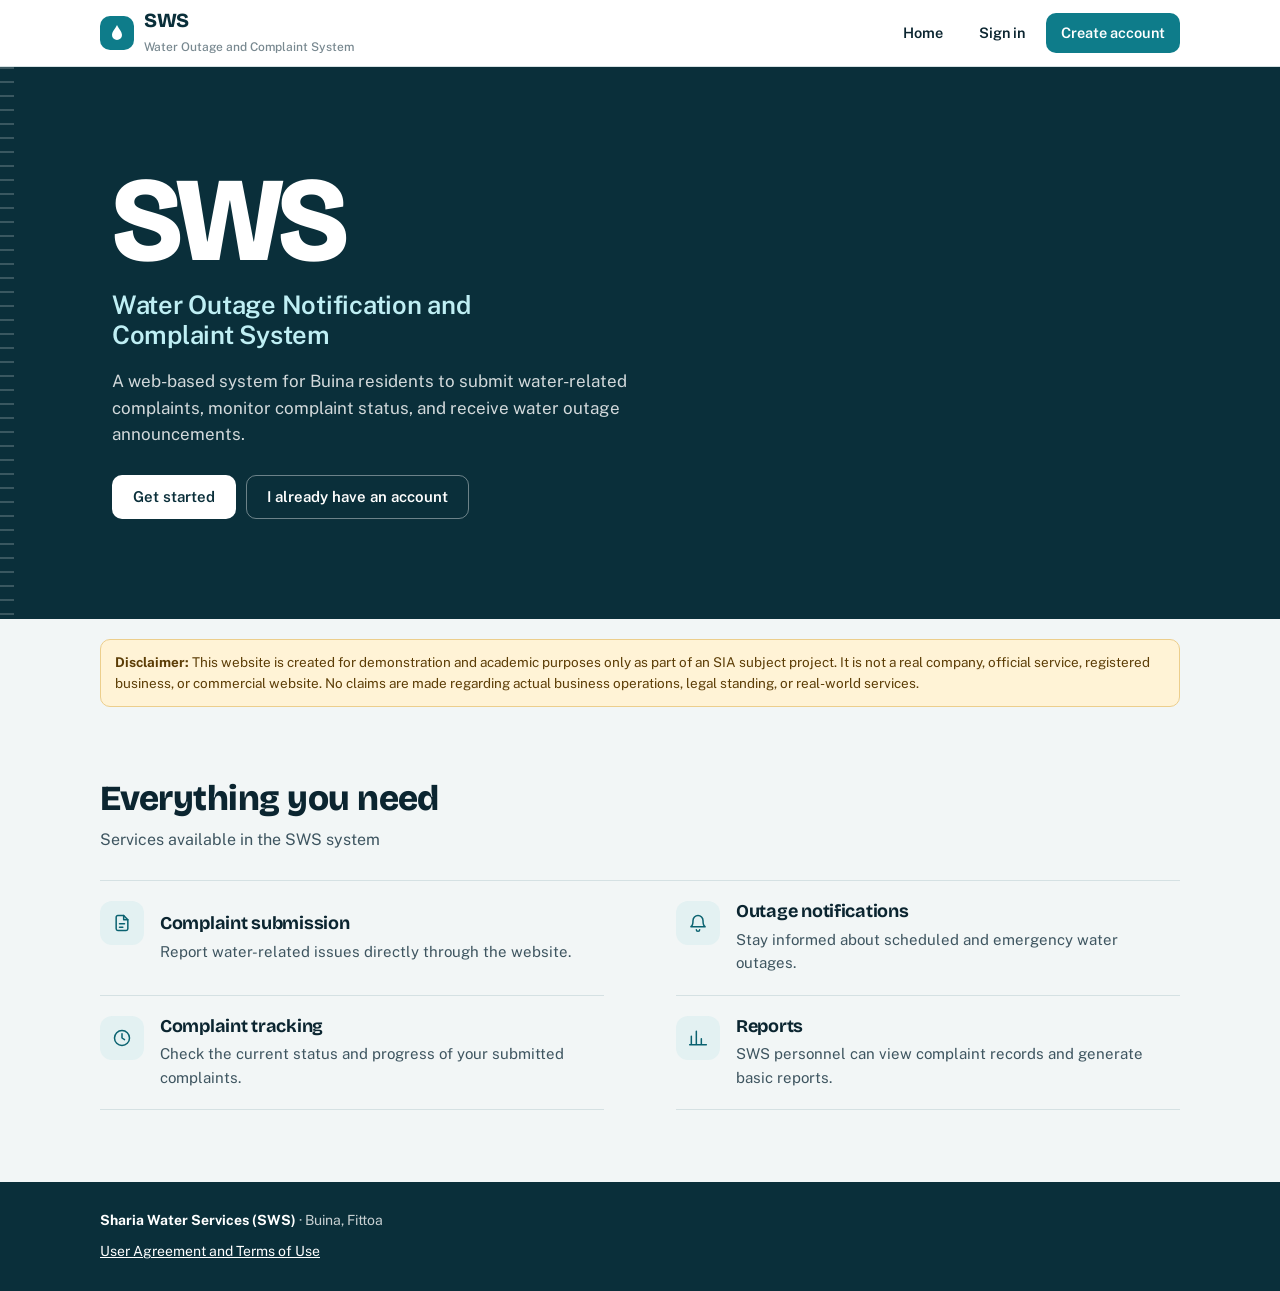
<file: superadmin.html>
<!DOCTYPE html>
<html lang="en">
<head>
<meta charset="UTF-8">
<meta name="viewport" content="width=device-width, initial-scale=1.0, viewport-fit=cover">
<meta name="theme-color" content="#0a2f3a">
<title>SWS — Super Admin</title>
<link rel="preconnect" href="https://fonts.googleapis.com">
<link rel="preconnect" href="https://fonts.gstatic.com" crossorigin>
<link href="https://fonts.googleapis.com/css2?family=Bricolage+Grotesque:opsz,wght@12..96,700;12..96,800&family=Public+Sans:wght@400;500;600;700&display=swap" rel="stylesheet">
<link rel="stylesheet" href="css/styles.css?v=2">
</head>
<body>
<div class="app dashboard">
    <header class="topbar">
        <span class="brand"><span class="brand-mark"><svg width="20" height="20" viewBox="0 0 24 24" aria-hidden="true"><path d="M12 2.5c-1.2 3.4-6 7.6-6 12a6 6 0 0 0 12 0c0-4.4-4.8-8.6-6-12z"/></svg></span><span><span class="brand-name">SWS</span><span class="brand-sub">Super Admin</span></span></span>
        <button class="btn btn-ghost-on-dark" onclick="logout()">Logout</button>
    </header>
    <aside class="sidebar">
        <span class="brand"><span class="brand-mark"><svg width="20" height="20" viewBox="0 0 24 24" aria-hidden="true"><path d="M12 2.5c-1.2 3.4-6 7.6-6 12a6 6 0 0 0 12 0c0-4.4-4.8-8.6-6-12z"/></svg></span><span><span class="brand-name">SWS</span><span class="brand-sub">Super Admin</span></span></span>
        <nav aria-label="Super admin navigation">
            <button data-nav="dashboard" onclick="nav('dashboard')" class="active" aria-current="page"><svg class="i" width="20" height="20" viewBox="0 0 24 24" aria-hidden="true"><path d="M3 11l9-8 9 8"/><path d="M5 10v10h5v-6h4v6h5V10"/></svg><span class="lbl-long">Dashboard</span></button>
            <button data-nav="users" onclick="nav('users')"><svg class="i" width="20" height="20" viewBox="0 0 24 24" aria-hidden="true"><circle cx="9" cy="8" r="3.5"/><path d="M2.5 20c0-3.6 2.9-6 6.5-6s6.5 2.4 6.5 6"/><path d="M16 4.6a3.5 3.5 0 0 1 0 6.8M18 14.4c2.2.7 3.5 2.6 3.5 5.6"/></svg><span class="lbl-long">Manage Users</span></button>
            <button data-nav="createuser" onclick="nav('createuser')"><svg class="i" width="20" height="20" viewBox="0 0 24 24" aria-hidden="true"><circle cx="10" cy="8" r="4"/><path d="M2.5 21c0-4 3.4-6.5 7.5-6.5M18 14v6M15 17h6"/></svg><span class="lbl-long">Create User</span></button>
            <button data-nav="complaints" onclick="nav('complaints')"><svg class="i" width="20" height="20" viewBox="0 0 24 24" aria-hidden="true"><path d="M8 6h13M8 12h13M8 18h13M3.5 6h.01M3.5 12h.01M3.5 18h.01"/></svg><span class="lbl-long">All Complaints</span></button>
            <button data-nav="announce" onclick="nav('announce')"><svg class="i" width="20" height="20" viewBox="0 0 24 24" aria-hidden="true"><path d="M3 10v4a1 1 0 0 0 1 1h3l8 4V5L7 9H4a1 1 0 0 0-1 1z"/><path d="M19 9a4 4 0 0 1 0 6"/></svg><span class="lbl-long">Post Announcement</span></button>
            <button data-nav="profile" onclick="nav('profile')"><svg class="i" width="20" height="20" viewBox="0 0 24 24" aria-hidden="true"><circle cx="12" cy="8" r="4"/><path d="M4 21c0-4.4 3.6-7 8-7s8 2.6 8 7"/></svg><span class="lbl-long">Profile</span></button>
        </nav>
        <button class="nav-logout" onclick="logout()"><svg class="i" width="20" height="20" viewBox="0 0 24 24" aria-hidden="true"><path d="M9 21H5a2 2 0 0 1-2-2V5a2 2 0 0 1 2-2h4M16 17l5-5-5-5M21 12H9"/></svg><span>Logout</span></button>
    </aside>
    <main class="main">
        <section id="dashboard" class="page active">
            <h2 class="page-title">Super Admin Dashboard</h2>
            <div id="statsRow"></div>
            <div class="panel">
                <h3 class="panel-title">Welcome, <span id="saName"></span></h3>
                <p class="text-muted">Full system control: users, complaints, announcements.</p>
            </div>
        </section>
        <section id="users" class="page">
            <h2 class="page-title">Manage Users</h2>
            <div class="panel panel-flush">
                <div class="table-wrap">
                    <table>
                        <thead><tr><th>Name</th><th>Email</th><th>Role</th><th>Status</th><th>Actions</th></tr></thead>
                        <tbody id="usersTable"></tbody>
                    </table>
                </div>
            </div>
        </section>
        <section id="createuser" class="page">
            <div class="panel panel-form">
                    <h2 class="page-title">Create New User</h2>
                    <div class="field"><label for="cuName">Full Name</label><input type="text" id="cuName" class="form-control"></div>
                    <div class="field"><label for="cuEmail">Email</label><input type="email" id="cuEmail" class="form-control"></div>
                    <div class="field"><label for="cuPhone">Phone</label><input type="tel" id="cuPhone" class="form-control" inputmode="numeric" maxlength="11"></div>
                    <div class="field"><label for="cuAddress">Address</label><input type="text" id="cuAddress" class="form-control"></div>
                    <div class="field"><label for="cuPassword">Password</label><input type="password" id="cuPassword" class="form-control"></div>
                    <div class="field"><label for="cuRole">Role</label>
                        <select id="cuRole" class="form-select">
                            <option value="resident">Resident</option>
                            <option value="admin">Admin</option>
                            <option value="superadmin">Super Admin</option>
                        </select></div>
                    <button class="btn btn-block" onclick="createUser()">Create User</button>
                </div>
        </section>
        <section id="complaints" class="page">
            <h2 class="page-title">All Complaints</h2>
            <div class="panel panel-flush">
                <div class="table-wrap">
                    <table>
                        <thead><tr><th>Ref</th><th>Resident</th><th>Issue</th><th>Status</th><th>Action</th></tr></thead>
                        <tbody id="saComplaints"></tbody>
                    </table>
                </div>
            </div>
        </section>
        <section id="announce" class="page">
            <div class="panel panel-form">
                    <h2 class="page-title">Post Announcement</h2>
                    <div class="field"><label for="saAnnTitle">Title</label><input type="text" id="saAnnTitle" class="form-control"></div>
                    <div class="field"><label for="saAnnMessage">Message</label><textarea id="saAnnMessage" class="form-control" rows="4"></textarea></div>
                    <div class="field"><label for="saAnnType">Type</label>
                        <select id="saAnnType" class="form-select">
                            <option value="General">General</option>
                            <option value="Scheduled">Scheduled</option>
                            <option value="Emergency">Emergency</option>
                        </select></div>
                    <button class="btn btn-block" onclick="postSuperAnnouncement()">Post &amp; Broadcast</button>
                </div>
        </section>
        <section id="profile" class="page">
            <h2 class="page-title">My Profile</h2>

            <div class="profile-header">
                <div class="profile-avatar" id="profAvatar">?</div>
                <div class="profile-info">
                    <h2 id="profName">—</h2>
                    <p id="profEmail">—</p>
                    <span class="role-badge" id="profRole">—</span>
                </div>
            </div>

            <div class="grid two">
                <div>
                    <div class="panel">
                        <h3 class="panel-title">Account Details</h3>
                        <div class="kv"><strong>Full Name</strong><span id="profileName">—</span></div>
                        <div class="kv"><strong>Email</strong><span id="profileEmail">—</span></div>
                        <div class="kv"><strong>Phone</strong><span id="profilePhone">—</span></div>
                        <div class="kv"><strong>Address</strong><span id="profileAddress">—</span></div>
                        <div class="kv"><strong>Member Since</strong><span id="profJoined">—</span></div>
                    </div>
                </div>

                <div>
                    <div class="panel">
                        <h3 class="panel-title">Edit Profile</h3>
                        <form onsubmit="saveProfile(event)">
                            <div class="field"><label for="profEditName">Full Name</label><input type="text" id="profEditName" class="form-control" required></div>
                            <div class="field"><label for="profEditPhone">Phone Number</label><input type="tel" id="profEditPhone" class="form-control" inputmode="numeric" maxlength="11" required></div>
                            <div class="field"><label for="profEditAddress">Address</label><input type="text" id="profEditAddress" class="form-control" required></div>
                            <button type="submit" class="btn btn-block">Save Changes</button>
                        </form>
                    </div>
                </div>

                <div class="span-all">
                    <div class="panel">
                        <h3 class="panel-title">Change Password</h3>
                        <form onsubmit="changePassword(event)">
                            <div class="field"><label for="profCurrentPass">Current Password</label><input type="password" id="profCurrentPass" class="form-control" autocomplete="current-password" required></div>
                            <div class="field"><label for="profNewPass">New Password</label><input type="password" id="profNewPass" class="form-control" autocomplete="new-password" minlength="6" required></div>
                            <div class="field"><label for="profConfirmPass">Confirm New Password</label><input type="password" id="profConfirmPass" class="form-control" autocomplete="new-password" minlength="6" required></div>
                            <button type="submit" class="btn">Change Password</button>
                        </form>
                    </div>
                </div>
            </div>
        </section>
    </main>
</div>
<script src="assets/app.js?v=2"></script>
<script>
    const user = JSON.parse(sessionStorage.getItem('sws_user') || 'null');
    if (!user || user.role !== 'superadmin') {
        alert('Super admin access only.'); location.href = 'index.html';
    } else {
        document.getElementById('saName').textContent = user.full_name;
        loadAdminStats(); loadUsers(); loadAllComplaintsSA();
    }
</script>
</body>
</html>
</file>
<file: css/styles.css>
/* ============================================================
   SWS — Sharia Water Services
   One stylesheet for every page (public, auth, dashboards).
   Mobile-first. Breakpoints: 600px (tablet) · 900px (desktop).
   ============================================================ */

:root {
    /* Colour */
    --reservoir: #0a2f3a;      /* deepest teal: sidebar, brand panels */
    --reservoir-2: #11424f;
    --tide: #0e7c8a;           /* primary action */
    --tide-dark: #0a6270;
    --tide-soft: #e3f1f2;
    --paper: #f2f6f6;          /* page background */
    --surface: #ffffff;
    --ink: #0b2530;            /* body text */
    --ink-2: #3e5560;
    --ink-3: #5f7580;
    --line: #d5e1e3;
    --line-2: #e8eff0;

    --signal: #b7791f;         /* amber: outage / attention */
    --signal-soft: #fff3d6;
    --danger: #b42318;
    --danger-soft: #fdeceb;
    --ok: #1d7a4b;
    --ok-soft: #e3f4ea;
    --info: #0e6f9a;
    --info-soft: #e1f1f9;

    /* Type */
    --font-display: "Bricolage Grotesque", "Segoe UI", system-ui, sans-serif;
    --font-body: "Public Sans", system-ui, -apple-system, "Segoe UI", Roboto, Arial, sans-serif;

    /* Shape */
    --r-sm: 6px;
    --r: 10px;
    --r-lg: 16px;
    --shadow: 0 1px 2px rgba(10, 47, 58, .06), 0 6px 20px -8px rgba(10, 47, 58, .12);
    --shadow-lg: 0 24px 48px -16px rgba(10, 47, 58, .28);

    --gutter: 16px;
    --sidebar-w: 248px;
    --bottom-bar-h: 64px;
    --focus: 0 0 0 3px rgba(14, 124, 138, .35);
}

*, *::before, *::after { box-sizing: border-box; }
* { margin: 0; padding: 0; -webkit-tap-highlight-color: transparent; }

html { -webkit-text-size-adjust: 100%; scroll-behavior: smooth; }

body {
    font-family: var(--font-body);
    font-size: 16px;
    line-height: 1.55;
    color: var(--ink);
    background: var(--paper);
    min-height: 100vh;
    min-height: 100dvh;
    overflow-x: hidden;
    -webkit-font-smoothing: antialiased;
}

img, svg, video, canvas { max-width: 100%; height: auto; }
svg.i { width: 20px; height: 20px; flex: none; fill: none; stroke: currentColor; stroke-width: 1.8; stroke-linecap: round; stroke-linejoin: round; height: 20px; }
button, input, select, textarea { font: inherit; color: inherit; }
button { cursor: pointer; }
a { color: var(--tide-dark); }
h1, h2, h3, h4, h5, h6 { font-family: var(--font-display); line-height: 1.15; letter-spacing: -0.015em; color: var(--ink); }
table, .num { font-variant-numeric: tabular-nums; }
::selection { background: var(--tide); color: #fff; }

:focus-visible { outline: 2px solid var(--tide); outline-offset: 2px; }
.sidebar :focus-visible, .auth-brand :focus-visible, .site-footer :focus-visible { outline-color: #8fe0e8; }

.visually-hidden { position: absolute; width: 1px; height: 1px; overflow: hidden; clip: rect(0 0 0 0); white-space: nowrap; }
.text-muted { color: var(--ink-3); }
.text-center { text-align: center; }
.page { display: none; }
.page.active { display: block; }

/* ============================================================
   BRAND MARK
   ============================================================ */
.brand { display: inline-flex; align-items: center; gap: 10px; text-decoration: none; color: inherit; min-width: 0; }
.brand-mark {
    width: 34px; height: 34px; border-radius: 10px; flex: none;
    background: var(--tide); color: #fff;
    display: grid; place-items: center;
}
.brand-mark svg { width: 20px; height: 20px; fill: currentColor; }
.brand-name { font-family: var(--font-display); font-weight: 800; font-size: 20px; letter-spacing: -.02em; line-height: 1; }
.brand-sub { display: block; font-family: var(--font-body); font-weight: 500; font-size: 12px; letter-spacing: 0; opacity: .7; margin-top: 3px; }

/* ============================================================
   BUTTONS
   ============================================================ */
.btn {
    display: inline-flex; align-items: center; justify-content: center; gap: 8px;
    min-height: 44px; padding: 10px 20px;
    border: 1px solid transparent; border-radius: var(--r);
    font-weight: 600; font-size: 15px; line-height: 1.2; text-decoration: none;
    background: var(--tide); color: #fff;
    transition: background-color .15s, border-color .15s, color .15s, transform .1s;
}
.btn:hover:not(:disabled) { background: var(--tide-dark); }
.btn:active:not(:disabled) { transform: translateY(1px); }
.btn:focus-visible { outline: none; box-shadow: var(--focus); }
.btn:disabled { opacity: .6; cursor: not-allowed; }
.btn-primary, .btn-blue { background: var(--tide); color: #fff; }
.btn-block, .w-100 { width: 100%; }
.btn-ghost { background: transparent; color: var(--tide-dark); border-color: var(--line); }
.btn-ghost:hover:not(:disabled) { background: var(--tide-soft); border-color: var(--tide); }
.btn-quiet { background: var(--paper); color: var(--ink); border-color: var(--line); }
.btn-quiet:hover:not(:disabled) { background: var(--line-2); }
.btn-danger { background: var(--danger-soft); color: var(--danger); border-color: #f2c4c0; }
.btn-danger:hover:not(:disabled) { background: #fadbd8; }
.btn-warn { background: var(--signal-soft); color: #7a4f08; border-color: #ecce8c; }
.btn-warn:hover:not(:disabled) { background: #ffe9b3; }
.btn-sm { min-height: 36px; padding: 6px 12px; font-size: 13.5px; }
.btn-on-dark { background: #fff; color: var(--reservoir); }
.btn-on-dark:hover:not(:disabled) { background: var(--tide-soft); }
.btn-ghost-on-dark { background: transparent; color: #fff; border-color: rgba(255,255,255,.4); }
.btn-ghost-on-dark:hover:not(:disabled) { background: rgba(255,255,255,.12); }

/* ============================================================
   FORMS
   ============================================================ */
.form-group, .field { margin-bottom: 16px; }
.form-group label, .field label, .form-label {
    display: block; margin-bottom: 6px;
    font-size: 14px; font-weight: 600; color: var(--ink);
}
.form-group input:not([type="checkbox"]), .form-group select, .form-group textarea,
.form-control, .form-select {
    display: block; width: 100%; min-height: 46px;
    padding: 10px 14px;
    font-size: 16px;   /* 16px prevents iOS zoom on focus */
    color: var(--ink); background: var(--surface);
    border: 1px solid #b9cacd; border-radius: var(--r);
    transition: border-color .15s, box-shadow .15s;
    appearance: none; -webkit-appearance: none;
}
textarea.form-control, .form-group textarea { min-height: 110px; resize: vertical; }
.form-select, .form-group select {
    padding-right: 40px;
    background-image: url("data:image/svg+xml;utf8,<svg xmlns='http://www.w3.org/2000/svg' viewBox='0 0 20 20' fill='none' stroke='%235f7580' stroke-width='2' stroke-linecap='round' stroke-linejoin='round'><path d='M5 7.5l5 5 5-5'/></svg>");
    background-repeat: no-repeat; background-position: right 12px center; background-size: 18px;
}
.form-control::placeholder, .form-group input::placeholder { color: #8aa0a8; }
.form-control:hover, .form-select:hover, .form-group input:hover:not(:focus):not([type="checkbox"]) { border-color: var(--tide); }
.form-control:focus, .form-select:focus, .form-group input:focus:not([type="checkbox"]), .form-group select:focus, .form-group textarea:focus {
    outline: none; border-color: var(--tide); box-shadow: var(--focus);
}
.form-select-sm { display: inline-block; min-height: 36px; padding: 6px 34px 6px 10px; font-size: 14px; width: auto; min-width: 140px; vertical-align: middle; }
.field-hint { display: block; margin-top: 6px; font-size: 13px; color: var(--ink-3); }
.form-row { display: grid; grid-template-columns: 1fr; gap: 0 14px; }

.password-wrap { position: relative; }
.password-wrap input { padding-right: 76px !important; }
.show-password {
    position: absolute; right: 6px; top: 50%; transform: translateY(-50%);
    min-height: 34px; padding: 0 12px; border: 0; border-radius: var(--r-sm);
    background: transparent; color: var(--tide-dark); font-size: 13.5px; font-weight: 600;
}
.show-password:hover { background: var(--tide-soft); }

.checkbox-group { display: flex; align-items: flex-start; gap: 12px; }
.checkbox-group label { margin: 0; font-weight: 400; font-size: 14.5px; line-height: 1.5; color: var(--ink-2); }
input[type="checkbox"] {
    appearance: none; -webkit-appearance: none; flex: none;
    width: 22px; height: 22px; margin-top: 1px;
    border: 1.5px solid #8fa7ad; border-radius: 6px; background: #fff;
    display: grid; place-items: center; cursor: pointer;
    transition: background-color .15s, border-color .15s;
}
input[type="checkbox"]:hover { border-color: var(--tide); }
input[type="checkbox"]:focus-visible { outline: none; box-shadow: var(--focus); }
input[type="checkbox"]:checked {
    background: var(--tide) url("data:image/svg+xml;utf8,<svg xmlns='http://www.w3.org/2000/svg' viewBox='0 0 20 20' fill='none' stroke='white' stroke-width='3' stroke-linecap='round' stroke-linejoin='round'><path d='M4.5 10.5l3.5 3.5 7.5-8'/></svg>") center / 14px no-repeat;
    border-color: var(--tide);
}

.message { display: none; padding: 12px 14px; margin-bottom: 18px; border-radius: var(--r); font-size: 14.5px; font-weight: 500; border: 1px solid transparent; }
.message.error { display: block; background: var(--danger-soft); color: var(--danger); border-color: #f2c4c0; }
.message.success { display: block; background: var(--ok-soft); color: var(--ok); border-color: #b5e0c8; }

/* ============================================================
   PUBLIC SITE — header, hero, features, footer
   ============================================================ */
.site-header {
    position: sticky; top: 0; z-index: 50;
    background: rgba(255,255,255,.94); backdrop-filter: blur(8px);
    border-bottom: 1px solid var(--line);
}
.site-header .inner {
    max-width: 1160px; margin: 0 auto; padding: 10px var(--gutter);
    display: flex; align-items: center; justify-content: space-between; gap: 12px; min-height: 64px;
}
.site-header .brand-name { color: var(--reservoir); }
.site-header .brand-sub { display: none; color: var(--ink-2); }
.site-nav { display: flex; align-items: center; gap: 6px; }
.site-nav .btn { min-height: 40px; padding: 8px 14px; font-size: 14.5px; }
.site-nav .nav-text { display: none; }
.site-nav .welcome-user { font-size: 14.5px; font-weight: 600; color: var(--ink-2); display: none; margin-right: 6px; }
.site-nav .btn-text { background: transparent; color: var(--ink); }
.site-nav .btn-text:hover:not(:disabled) { background: var(--line-2); }

.hero { background: var(--reservoir); color: #fff; position: relative; overflow: hidden; }
.hero::before {   /* level-gauge ticks along the left edge */
    content: ""; position: absolute; inset: 0 auto 0 0; width: 14px;
    background: repeating-linear-gradient(to bottom, rgba(255,255,255,.28) 0 2px, transparent 2px 14px);
    opacity: .7;
}
.hero-inner {
    max-width: 1160px; margin: 0 auto; padding: 44px var(--gutter) 48px calc(var(--gutter) + 12px);
    display: grid; gap: 36px; align-items: center;
}
.hero h2 { color: #fff; font-size: clamp(2.1rem, 7.2vw, 3.7rem); font-weight: 800; line-height: 1.04; letter-spacing: -.03em; max-width: 14ch; }
.hero-lead { margin-top: 18px; font-size: 1.0625rem; color: rgba(255,255,255,.82); max-width: 46ch; }
.hero-actions { display: flex; flex-direction: column; gap: 10px; margin-top: 28px; }
.hero-actions .btn { width: 100%; }

.tracker {   /* the signature piece: a complaint moving through its stages */
    background: var(--surface); color: var(--ink); border-radius: var(--r-lg);
    padding: 22px 20px; box-shadow: var(--shadow-lg);
}
.tracker-head { display: flex; justify-content: space-between; align-items: baseline; gap: 12px; margin-bottom: 4px; }
.tracker h3 { font-size: 1.125rem; }
.tracker .ref { font-size: 13px; color: var(--ink-3); font-variant-numeric: tabular-nums; }
.tracker-issue { font-size: 14.5px; color: var(--ink-2); margin-bottom: 18px; }
.tracker ol { list-style: none; position: relative; display: grid; gap: 18px; }
.tracker ol::before { content: ""; position: absolute; left: 11px; top: 12px; bottom: 12px; width: 2px; background: var(--line); }
.tracker li { position: relative; padding-left: 40px; }
.tracker li::before {
    content: ""; position: absolute; left: 0; top: 1px; width: 24px; height: 24px; border-radius: 50%;
    background: var(--surface); border: 2px solid var(--line);
}
.tracker li.done::before { background: var(--ok); border-color: var(--ok); background-image: url("data:image/svg+xml;utf8,<svg xmlns='http://www.w3.org/2000/svg' viewBox='0 0 20 20' fill='none' stroke='white' stroke-width='3' stroke-linecap='round' stroke-linejoin='round'><path d='M5 10.5l3.5 3.5 6.5-8'/></svg>"); background-size: 14px; background-position: center; background-repeat: no-repeat; }
.tracker li.now::before { border-color: var(--tide); box-shadow: 0 0 0 5px var(--tide-soft); background: var(--tide); }
.tracker li strong { display: block; font-size: 15px; }
.tracker li span { font-size: 14px; color: var(--ink-3); }
.tracker-note { margin-top: 18px; padding-top: 14px; border-top: 1px dashed var(--line); font-size: 13px; color: var(--ink-3); }

.disclaimer { max-width: 1160px; margin: 20px auto 0; padding: 0 var(--gutter); }
.disclaimer p {
    background: var(--signal-soft); border: 1px solid #ecce8c; border-radius: var(--r);
    padding: 12px 14px; font-size: 13.5px; color: #5c3d06; line-height: 1.55;
}

.section { max-width: 1160px; margin: 0 auto; padding: 48px var(--gutter) 24px; }
.section-head { max-width: 56ch; margin-bottom: 28px; }
.section-head h2 { font-size: clamp(1.6rem, 5vw, 2.2rem); font-weight: 800; }
.section-head p { margin-top: 8px; color: var(--ink-2); }

.services { list-style: none; display: grid; border-top: 1px solid var(--line); }
.service { display: grid; grid-template-columns: 44px 1fr; gap: 6px 16px; padding: 20px 0; border-bottom: 1px solid var(--line); }
.service-ico { grid-row: span 2; width: 44px; height: 44px; border-radius: 12px; background: var(--tide-soft); color: var(--tide-dark); display: grid; place-items: center; }
.service h3 { font-size: 1.125rem; align-self: end; }
.service p { color: var(--ink-2); font-size: 15px; max-width: 52ch; }

.site-footer { margin-top: 48px; background: var(--reservoir); color: rgba(255,255,255,.78); }
.site-footer .inner { max-width: 1160px; margin: 0 auto; padding: 28px var(--gutter); display: flex; flex-direction: column; gap: 10px; font-size: 14px; }
.site-footer a { color: #fff; }
.site-footer strong { color: #fff; }

/* Agreement page */
.doc { max-width: 760px; margin: 0 auto; padding: 40px var(--gutter) 24px; }
.doc > h2 { font-size: clamp(1.7rem, 5vw, 2.4rem); font-weight: 800; }
.doc > .lead { color: var(--ink-2); margin: 8px 0 28px; }
.doc-body { background: var(--surface); border: 1px solid var(--line); border-radius: var(--r-lg); padding: 22px 20px; }
.doc-body h3 { font-size: 1.0625rem; margin: 22px 0 6px; }
.doc-body h3:first-child { margin-top: 0; }
.doc-body p, .doc-body li { color: var(--ink-2); font-size: 15.5px; line-height: 1.7; max-width: 70ch; }
.doc-body ul { padding-left: 22px; }
.doc-actions { display: flex; flex-direction: column; gap: 10px; margin-top: 26px; }

/* ============================================================
   AUTH (login / register)
   ============================================================ */
.auth-container { min-height: 100vh; min-height: 100dvh; display: flex; align-items: stretch; background: var(--surface); }
.auth-wrapper { width: 100%; display: grid; grid-template-columns: 1fr; align-content: start; }
.auth-brand {
    background: var(--reservoir); color: #fff; position: relative; overflow: hidden;
    padding: 22px var(--gutter) 26px calc(var(--gutter) + 14px);
}
.auth-brand::before {
    content: ""; position: absolute; inset: 0 auto 0 0; width: 14px;
    background: repeating-linear-gradient(to bottom, rgba(255,255,255,.28) 0 2px, transparent 2px 14px); opacity: .7;
}
.auth-brand h1 { color: #fff; font-size: 1.9rem; font-weight: 800; letter-spacing: -.03em; }
.auth-brand p { margin-top: 18px; font-size: 1rem; font-weight: 600; color: #fff; }
.auth-brand .loc { display: block; font-size: 14px; color: rgba(255,255,255,.65); }
.brand-footer { display: none; }
.form-panel { padding: 28px var(--gutter) 40px; width: 100%; max-width: 520px; margin: 0 auto; }
.form-panel h2 { font-size: 1.7rem; font-weight: 800; }
.form-panel .subtitle { margin: 6px 0 24px; color: var(--ink-2); font-size: 15.5px; }
.switch-link, .back-link { text-align: center; font-size: 15px; color: var(--ink-2); margin-top: 18px; }
.switch-link a, .back-link a { font-weight: 600; color: var(--tide-dark); text-underline-offset: 3px; }

/* ============================================================
   DASHBOARD SHELL
   Mobile: top bar + bottom tab bar.  Desktop (≥900px): fixed sidebar.
   ============================================================ */
.app { min-height: 100vh; min-height: 100dvh; }

.topbar {
    position: sticky; top: 0; z-index: 40;
    display: flex; align-items: center; justify-content: space-between; gap: 12px;
    padding: 10px var(--gutter); min-height: 58px;
    background: var(--reservoir); color: #fff;
}
.topbar .brand-name { color: #fff; }
.topbar .btn { min-height: 38px; padding: 6px 14px; font-size: 14px; }

.sidebar {
    position: fixed; left: 0; right: 0; bottom: 0; z-index: 45;
    background: var(--reservoir); color: #fff;
    border-top: 1px solid rgba(255,255,255,.12);
    padding: 0 4px env(safe-area-inset-bottom);
}
.sidebar .brand, .sidebar .nav-logout, .sidebar .nav-label { display: none; }
.sidebar nav { display: flex; }
.sidebar nav button {
    flex: 1 1 0; min-width: 0; height: var(--bottom-bar-h);
    display: flex; flex-direction: column; align-items: center; justify-content: center; gap: 4px;
    background: none; border: 0; color: rgba(255,255,255,.7);
    font-size: 11.5px; font-weight: 600; line-height: 1.1; padding: 6px 2px;
    position: relative; transition: color .15s;
}
.sidebar nav button .lbl-long { display: none; }
.sidebar nav button:hover { color: #fff; }
.sidebar nav button.active { color: #fff; }
.sidebar nav button.active::before { content: ""; position: absolute; top: 0; left: 22%; right: 22%; height: 3px; border-radius: 0 0 3px 3px; background: #4fd1de; }
.sidebar nav button.active svg { stroke: #4fd1de; }
.sidebar nav button:focus-visible { outline-offset: -3px; }

.main { padding: 20px var(--gutter) calc(var(--bottom-bar-h) + 28px + env(safe-area-inset-bottom)); min-width: 0; max-width: 1100px; }

.page-title { font-size: clamp(1.5rem, 4.5vw, 2rem); font-weight: 800; margin-bottom: 18px; }
.page-lead { color: var(--ink-2); margin: -8px 0 20px; max-width: 60ch; }

.panel {
    background: var(--surface); border: 1px solid var(--line); border-radius: var(--r-lg);
    padding: 18px 16px; min-width: 0; box-shadow: var(--shadow);
}
.panel + .panel { margin-top: 16px; }
.panel-title { font-size: 1.0625rem; margin-bottom: 14px; font-weight: 700; }
.panel-form { max-width: 560px; }
.panel-flush { padding: 0; overflow: hidden; }

.grid { display: grid; gap: 16px; grid-template-columns: 1fr; margin-bottom: 16px; }
.grid > .panel + .panel { margin-top: 0; }

/* Stat tiles */
.stats, #statsRow { display: grid; grid-template-columns: repeat(2, minmax(0, 1fr)); gap: 12px; margin-bottom: 18px; }
.stat-box {
    background: var(--surface); border: 1px solid var(--line); border-radius: var(--r-lg);
    padding: 14px 16px 16px; box-shadow: var(--shadow); min-width: 0;
    border-left: 4px solid var(--tide);
}
.stat-box h6 { overflow-wrap: anywhere; font-family: var(--font-body); font-size: 13.5px; font-weight: 600; color: var(--ink-3); letter-spacing: 0; margin-bottom: 4px; }
.stat-box strong { overflow-wrap: anywhere; display: block; font-family: var(--font-display); font-size: 2rem; font-weight: 800; line-height: 1.1; color: var(--ink); font-variant-numeric: tabular-nums; }
.stat-box.is-wait { border-left-color: var(--signal); }
.stat-box.is-ok { border-left-color: var(--ok); }
.stats > .stat-box:last-child:nth-child(odd) { grid-column: 1 / -1; }

/* Notices (announcements) */
.notification {
    border: 1px solid var(--line); border-left: 4px solid var(--tide); background: var(--surface);
    border-radius: var(--r); padding: 14px 16px; margin-bottom: 10px;
}
.notification:last-child { margin-bottom: 0; }
.notification h5, .notification h6 { font-size: 1rem; font-weight: 700; margin-bottom: 4px; overflow-wrap: anywhere; }
.notification p { color: var(--ink-2); font-size: 15px; overflow-wrap: anywhere; }
.notification small { display: block; margin-top: 8px; font-size: 13px; color: var(--ink-3); }
.notification .small { font-size: 14.5px; }
.notification .btn { flex: none; }

/* Key/value rows (profile) */
.kv { display: flex; justify-content: space-between; align-items: baseline; gap: 20px; padding: 12px 0; border-bottom: 1px solid var(--line-2); }
.kv:last-child { border-bottom: 0; padding-bottom: 0; }
.kv:first-of-type { padding-top: 0; }
.kv strong { font-size: 13px; font-weight: 600; color: var(--ink-3); }
.kv span { font-size: 15.5px; overflow-wrap: anywhere; text-align: right; }

.profile-header {
    display: flex; align-items: center; gap: 16px; margin-bottom: 16px;
    padding: 20px 18px; border-radius: var(--r-lg); color: #fff;
    background: var(--reservoir); position: relative; overflow: hidden;
}
.profile-header::before { content: ""; position: absolute; inset: 0 auto 0 0; width: 8px; background: repeating-linear-gradient(to bottom, rgba(255,255,255,.3) 0 2px, transparent 2px 10px); }
.profile-avatar {
    width: 64px; height: 64px; border-radius: 50%; flex: none;
    background: var(--tide); color: #fff; display: grid; place-items: center;
    font-family: var(--font-display); font-weight: 800; font-size: 26px;
}
.profile-info { min-width: 0; }
.profile-info h2 { color: #fff; font-size: 1.3rem; overflow-wrap: anywhere; }
.profile-info p { font-size: 14.5px; opacity: .85; overflow-wrap: anywhere; }
.role-badge { display: inline-block; margin-top: 8px; padding: 3px 10px; border-radius: 999px; background: rgba(255,255,255,.16); font-size: 12.5px; font-weight: 600; text-transform: capitalize; }

/* Status chips & roles */
.status, .badge-role {
    display: inline-flex; align-items: center; gap: 6px; padding: 4px 10px; border-radius: 999px;
    font-size: 13px; font-weight: 600; line-height: 1.3; white-space: nowrap;
}
.status::before { content: ""; width: 7px; height: 7px; border-radius: 50%; background: currentColor; }
.pending { background: var(--signal-soft); color: #7a4f08; }
.progress { background: var(--info-soft); color: var(--info); }
.resolved { background: var(--ok-soft); color: var(--ok); }
.role-superadmin { background: #ece7fb; color: #4b34a8; }
.role-admin { background: var(--info-soft); color: var(--info); }
.role-resident { background: var(--line-2); color: var(--ink-2); }

/* Tables — rows turn into labelled cards on small screens (labels set by app.js) */
.table-wrap { width: 100%; }
table { width: 100%; border-collapse: collapse; font-size: 14.5px; }
thead { display: none; }
tbody tr { display: block; padding: 14px 16px; border-bottom: 1px solid var(--line-2); }
tbody tr:last-child { border-bottom: 0; }
tbody td { display: flex; justify-content: space-between; align-items: center; gap: 16px; padding: 5px 0; text-align: right; overflow-wrap: anywhere; }
tbody td[data-label]::before { content: attr(data-label); flex: none; text-align: left; font-size: 13px; font-weight: 600; color: var(--ink-3); }
tbody td[colspan] { display: block; text-align: center; }
tbody td .btn, tbody td select { margin: 0; }
tbody td:last-child:has(> select), tbody td:last-child:has(> button) { flex-wrap: wrap; justify-content: flex-end; }
td .btn + .btn { margin-left: 4px; }

.loading { display: inline-block; width: 16px; height: 16px; border: 2px solid currentColor; border-right-color: transparent; border-radius: 50%; animation: spin .7s linear infinite; vertical-align: -3px; }
.loading-center { display: flex; align-items: center; justify-content: center; gap: 10px; padding: 28px; color: var(--ink-3); }
@keyframes spin { to { transform: rotate(360deg); } }

/* Toasts */
#toast-container { position: fixed; z-index: 300; top: 12px; left: 12px; right: 12px; display: flex; flex-direction: column; gap: 8px; pointer-events: none; }
.toast {
    pointer-events: auto; display: flex; align-items: flex-start; gap: 10px;
    background: var(--ink); color: #fff; border-radius: var(--r); padding: 12px 14px;
    box-shadow: var(--shadow-lg); font-size: 14.5px; animation: toastIn .22s ease-out both;
    border-left: 5px solid var(--tide);
}
.toast.success { border-left-color: #3ecf8e; }
.toast.error { border-left-color: #ff7a6e; }
.toast.warning { border-left-color: #f5b942; }
.toast.hide { animation: toastOut .22s ease-in both; }
.toast-icon { display: none; }
@keyframes toastIn { from { opacity: 0; transform: translateY(-8px); } }
@keyframes toastOut { to { opacity: 0; transform: translateY(-8px); } }

/* Confirm dialog */
.confirm-overlay { position: fixed; inset: 0; z-index: 400; background: rgba(6, 28, 36, .55); display: grid; place-items: center; padding: 16px; }
.confirm-box { width: 100%; max-width: 380px; background: var(--surface); border-radius: var(--r-lg); padding: 22px; box-shadow: var(--shadow-lg); animation: toastIn .2s ease-out both; }
.confirm-box h3 { font-size: 1.2rem; margin-bottom: 6px; }
.confirm-box p { color: var(--ink-2); }
.confirm-actions { display: flex; flex-direction: column-reverse; gap: 8px; margin-top: 20px; }

/* ============================================================
   ≥ 600px — tablets
   ============================================================ */
@media (min-width: 600px) {
    :root { --gutter: 28px; }
    .site-header .brand-sub { display: block; }
    .site-nav .nav-text { display: inline-flex; }
    .site-nav .welcome-user { display: inline; }
    .hero-actions { flex-direction: row; }
    .hero-actions .btn { width: auto; }
    .services { grid-template-columns: 1fr 1fr; column-gap: 40px; }
    .form-row { grid-template-columns: 1fr 1fr; }
    .doc-body { padding: 32px 36px; }
    .doc-actions { flex-direction: row; }
    .confirm-actions { flex-direction: row; justify-content: flex-end; }
    .stats, #statsRow { grid-template-columns: repeat(3, minmax(0, 1fr)); }
    .stats > .stat-box:last-child:nth-child(odd) { grid-column: auto; }
    .stat-box strong { font-size: 2.25rem; }
    .panel { padding: 22px 24px; }
    .grid.two { grid-template-columns: 1fr 1fr; }
    .grid .span-all { grid-column: 1 / -1; }
    #toast-container { left: auto; right: 20px; top: 20px; width: 360px; }
    .sidebar nav button .lbl-long { display: inline; }
    .sidebar nav button .lbl-short { display: none; }

    /* Tablet: rows stay as cards, two across */
    .table-wrap { padding: 12px; }
    tbody { display: grid; grid-template-columns: 1fr 1fr; gap: 12px; }
    tbody tr { border: 1px solid var(--line); border-radius: var(--r); }
    tbody tr:last-child { border-bottom: 1px solid var(--line); }
    tbody tr:has(td[colspan]) { grid-column: 1 / -1; border: 0; }
}

/* ============================================================
   ≥ 900px — desktop
   ============================================================ */
@media (min-width: 900px) {
    :root { --gutter: 40px; }
    .hero-inner { grid-template-columns: 1.15fr .85fr; gap: 64px; padding-top: 72px; padding-bottom: 76px; }
    .section { padding-top: 72px; }
    .services { column-gap: 72px; }

    .auth-wrapper { grid-template-columns: minmax(340px, 5fr) 6fr; }
    .auth-brand { padding: 48px 44px 40px 56px; display: flex; flex-direction: column; justify-content: space-between; min-height: 100vh; }
    .auth-brand h1 { font-size: 3rem; }
    .auth-brand p { font-size: 1.2rem; }
    .brand-footer { display: block; max-width: 30ch; font-size: 1.0625rem; line-height: 1.6; color: rgba(255,255,255,.82); padding-top: 22px; border-top: 1px solid rgba(255,255,255,.18); }
    .form-panel { align-self: center; padding: 48px 56px; margin: 0; max-width: 600px; }

    .app { display: grid; grid-template-columns: var(--sidebar-w) minmax(0, 1fr); }
    .topbar { display: none; }
    .sidebar {
        position: sticky; top: 0; left: auto; right: auto; bottom: auto; height: 100vh; height: 100dvh;
        display: flex; flex-direction: column; padding: 24px 14px; border-top: 0;
        overflow-y: auto;
    }
    .sidebar .brand { display: inline-flex; padding: 4px 10px 22px; color: #fff; }
    .sidebar .brand .brand-sub { opacity: .65; }
    .sidebar .nav-label { display: block; padding: 8px 12px 6px; font-size: 13px; color: rgba(255,255,255,.5); font-weight: 600; }
    .sidebar nav { flex-direction: column; gap: 2px; }
    .sidebar nav button {
        flex: none; height: auto; min-height: 44px; flex-direction: row; justify-content: flex-start; gap: 12px;
        padding: 10px 12px; border-radius: var(--r); font-size: 15px; text-align: left;
    }
    .sidebar nav button:hover { background: rgba(255,255,255,.08); }
    .sidebar nav button.active { background: rgba(79, 209, 222, .16); }
    .sidebar nav button.active::before { top: 10px; bottom: 10px; left: -14px; right: auto; width: 4px; height: auto; border-radius: 0 4px 4px 0; }
    .sidebar .nav-logout {
        display: flex; align-items: center; gap: 12px; margin-top: auto; padding: 10px 12px; min-height: 44px;
        background: none; border: 0; border-top: 1px solid rgba(255,255,255,.14); border-radius: 0;
        color: rgba(255,255,255,.75); font-size: 15px; font-weight: 600; text-align: left; width: 100%;
    }
    .sidebar .nav-logout:hover { color: #fff; background: rgba(255,255,255,.06); }
    .main { padding: 40px var(--gutter) 56px; max-width: none; }
    .main > .page { max-width: 1040px; }
    /* Desktop: real tables */
    .table-wrap { padding: 0; overflow-x: auto; -webkit-overflow-scrolling: touch; }
    tbody { display: table-row-group; }
    tbody tr:last-child { border-bottom: 0; }
    tbody tr:has(td[colspan]) { border: 0; }
    .table-wrap { overflow-x: auto; -webkit-overflow-scrolling: touch; }
    thead { display: table-header-group; }
    tbody tr { display: table-row; padding: 0; border: 0; border-radius: 0; }
    tbody td { display: table-cell; text-align: left; padding: 14px 16px; border-bottom: 1px solid var(--line-2); vertical-align: middle; }
    tbody tr:last-child td { border-bottom: 0; }
    tbody td[data-label]::before { content: none; }
    tbody td[colspan] { text-align: center; }
    tbody td:last-child:has(> select), tbody td:last-child:has(> button) { white-space: nowrap; }
    tbody tr:hover td { background: #f7fafa; }
    th { text-align: left; padding: 12px 16px; font-size: 13px; font-weight: 600; color: var(--ink-3); background: #f6f9f9; border-bottom: 1px solid var(--line); white-space: nowrap; }
    tbody td { white-space: nowrap; }
    tbody td:nth-child(3), tbody td:nth-child(2) { white-space: normal; min-width: 120px; }
    .grid.two { gap: 20px; }
    .toast { font-size: 15px; }
}

@media (min-width: 1400px) {
    body { font-size: 17px; }
}

/* ============================================================
   Small-screen safety nets
   ============================================================ */
@media (max-width: 359px) {
    .brand-name { font-size: 18px; }
    .stat-box strong { font-size: 1.7rem; }
    .profile-header { flex-direction: column; text-align: center; }
}
@media (max-width: 599px) {
    .btn-sm { min-height: 40px; }
    tbody td .btn-sm { min-height: 40px; }
    tbody td select.form-select-sm { min-height: 40px; }
}
@media (hover: none) {
    .btn:hover:not(:disabled) { background: inherit; }
    .btn-primary:hover:not(:disabled), .btn-blue:hover:not(:disabled) { background: var(--tide); }
}
@media (prefers-reduced-motion: reduce) {
    *, *::before, *::after { animation-duration: .01ms !important; animation-iteration-count: 1 !important; transition-duration: .01ms !important; scroll-behavior: auto !important; }
}
@media print {
    .sidebar, .topbar, .site-header, .toast { display: none !important; }
    .app { display: block; }
}

.grid > div > .panel { height: 100%; }

.notice-row { display: flex; justify-content: space-between; align-items: flex-start; gap: 12px; }
.notice-main { flex: 1; min-width: 0; }
@media (max-width: 479px) { .notice-row { flex-direction: column; } .notice-row .btn { align-self: flex-start; } }
.status:not(.pending):not(.progress):not(.resolved) { background: var(--line-2); color: var(--ink-3); }

/* Row actions (status select + buttons) stack under their label on phones */
@media (max-width: 599px) {
    tbody td[data-label="Action"], tbody td[data-label="Actions"] { flex-wrap: wrap; justify-content: flex-start; gap: 8px; padding-top: 10px; }
    tbody td[data-label="Action"]::before, tbody td[data-label="Actions"]::before { flex: 0 0 100%; }
    tbody td[data-label="Action"] select, tbody td[data-label="Actions"] select { flex: 1 1 140px; min-width: 0; }
    td .btn + .btn { margin-left: 0; }
}

/* Original menu wording: show full labels everywhere; wrap to two lines on the phone tab bar */
.sidebar nav button .lbl-long { display: inline !important; text-align: center; }
.sidebar nav button { font-size: 10.5px; line-height: 1.15; }
@media (min-width: 900px) { .sidebar nav button { font-size: 15px; line-height: 1.3; } }
@media (min-width: 600px) and (max-width: 899px) { .sidebar nav button { font-size: 12px; } }

/* Hero with original wording: SWS as the big title */
.hero-inner { grid-template-columns: 1fr !important; }
.hero h2 { font-size: clamp(4rem, 17vw, 7.5rem); max-width: none; letter-spacing: -.045em; line-height: .95; }
.hero h3 { margin-top: 14px; font-family: var(--font-body); font-weight: 600; font-size: clamp(1.15rem, 3.6vw, 1.6rem); letter-spacing: -.01em; color: #bfeff4; max-width: 28ch; }
.hero-lead { max-width: 56ch; }
@media (min-width: 900px) { .hero-inner { padding-top: 96px; padding-bottom: 100px; } }
</file>
